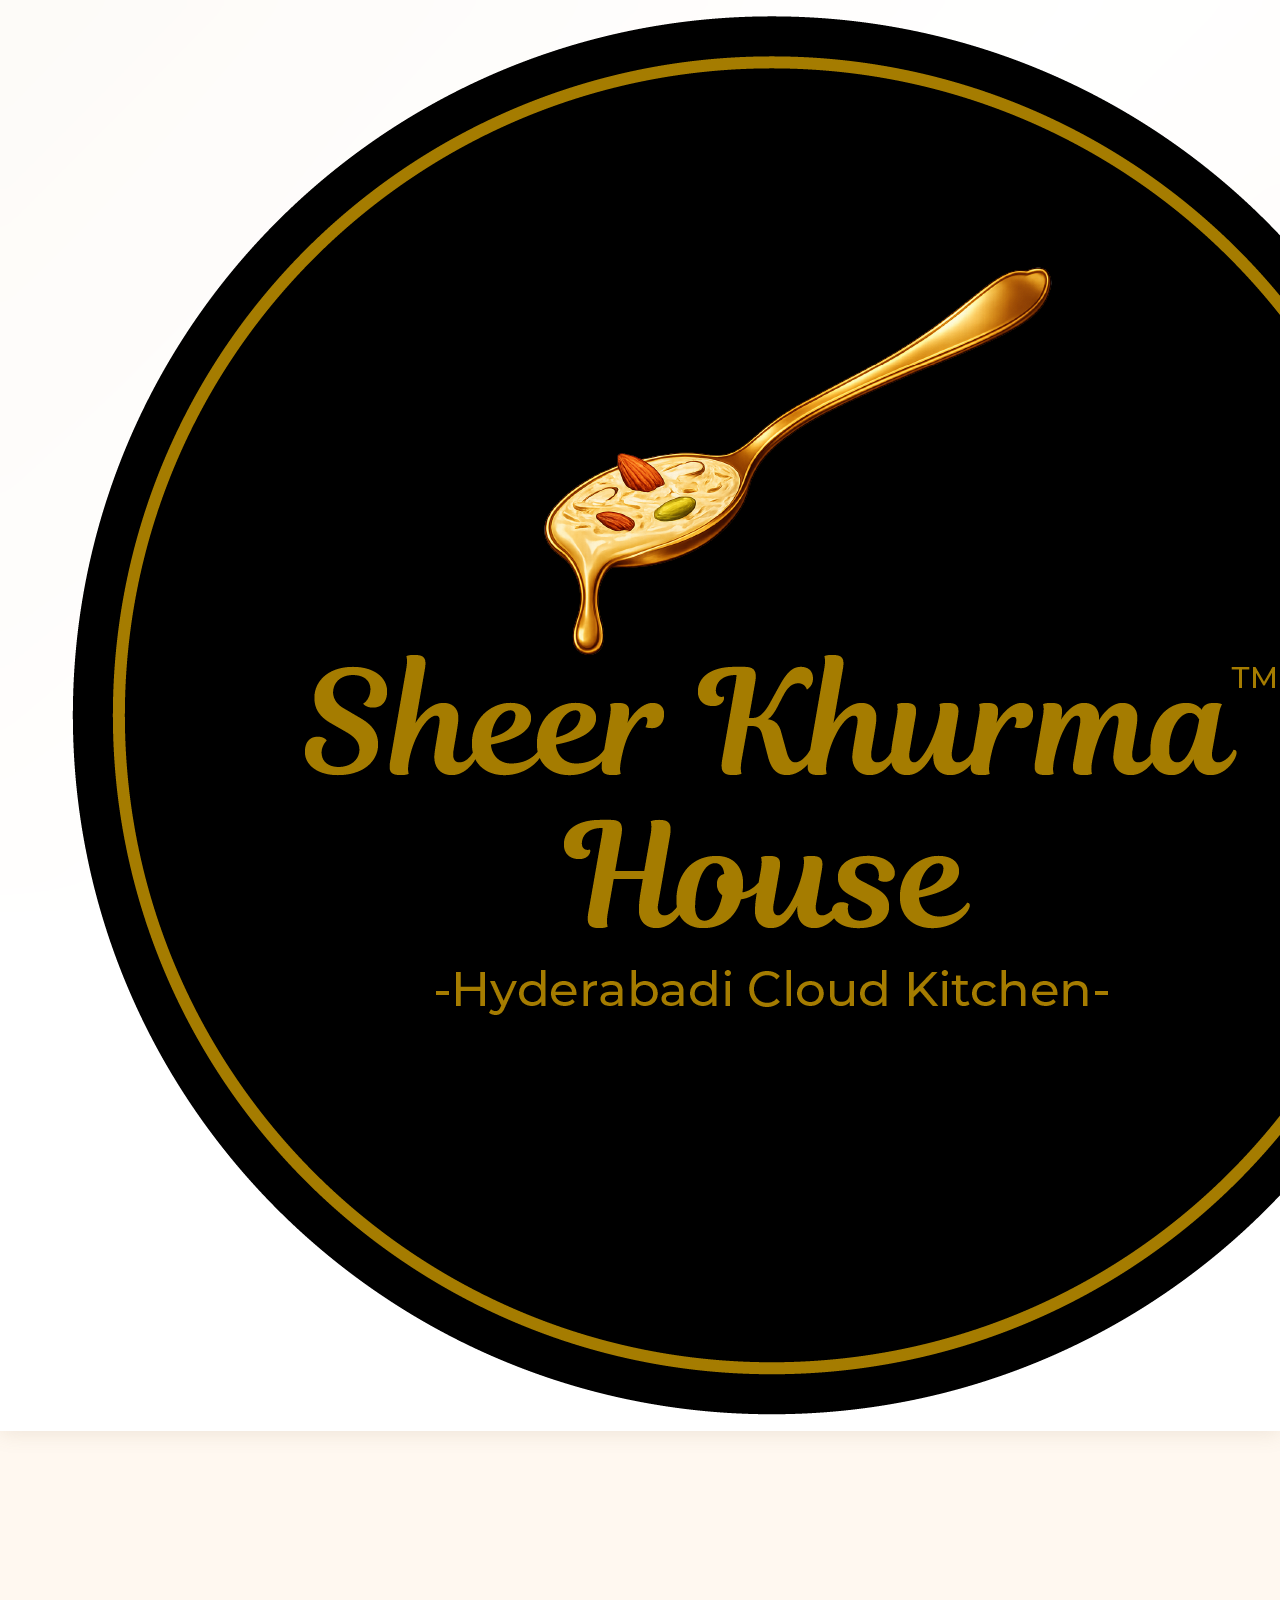
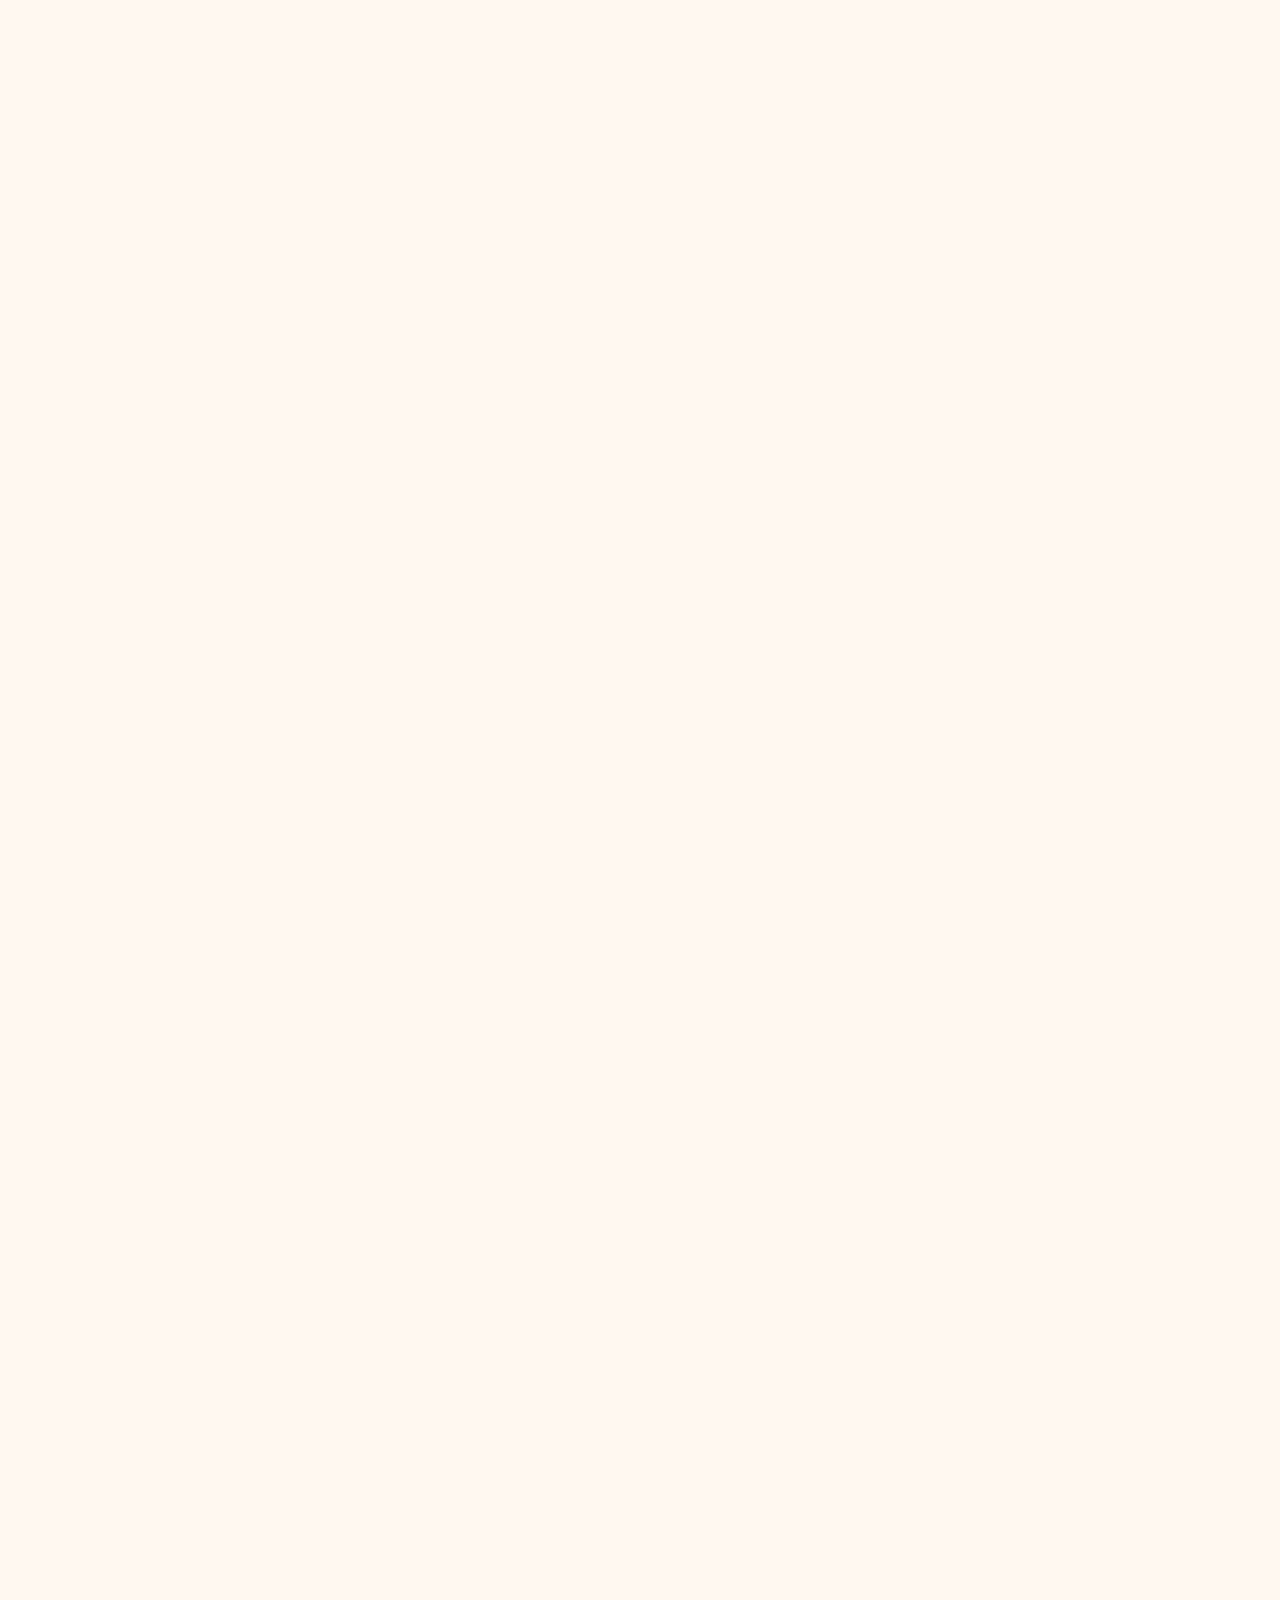
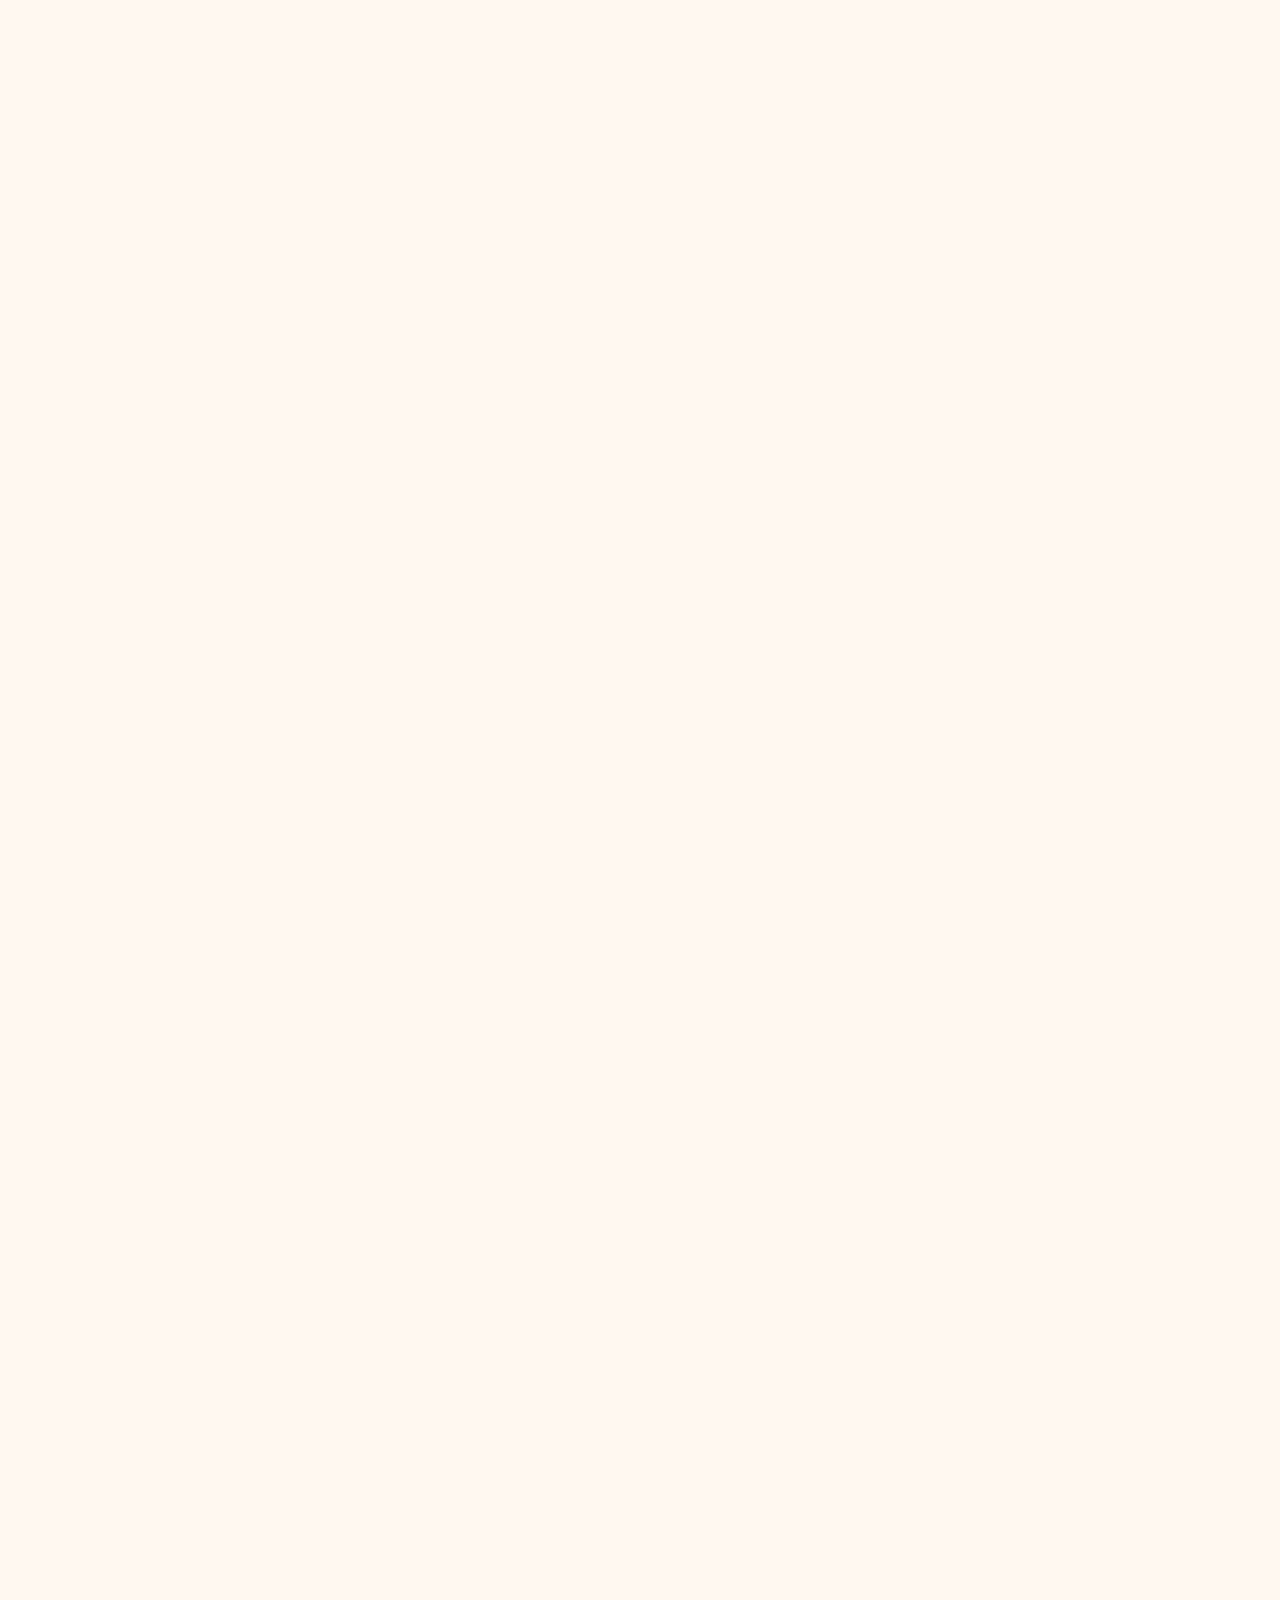
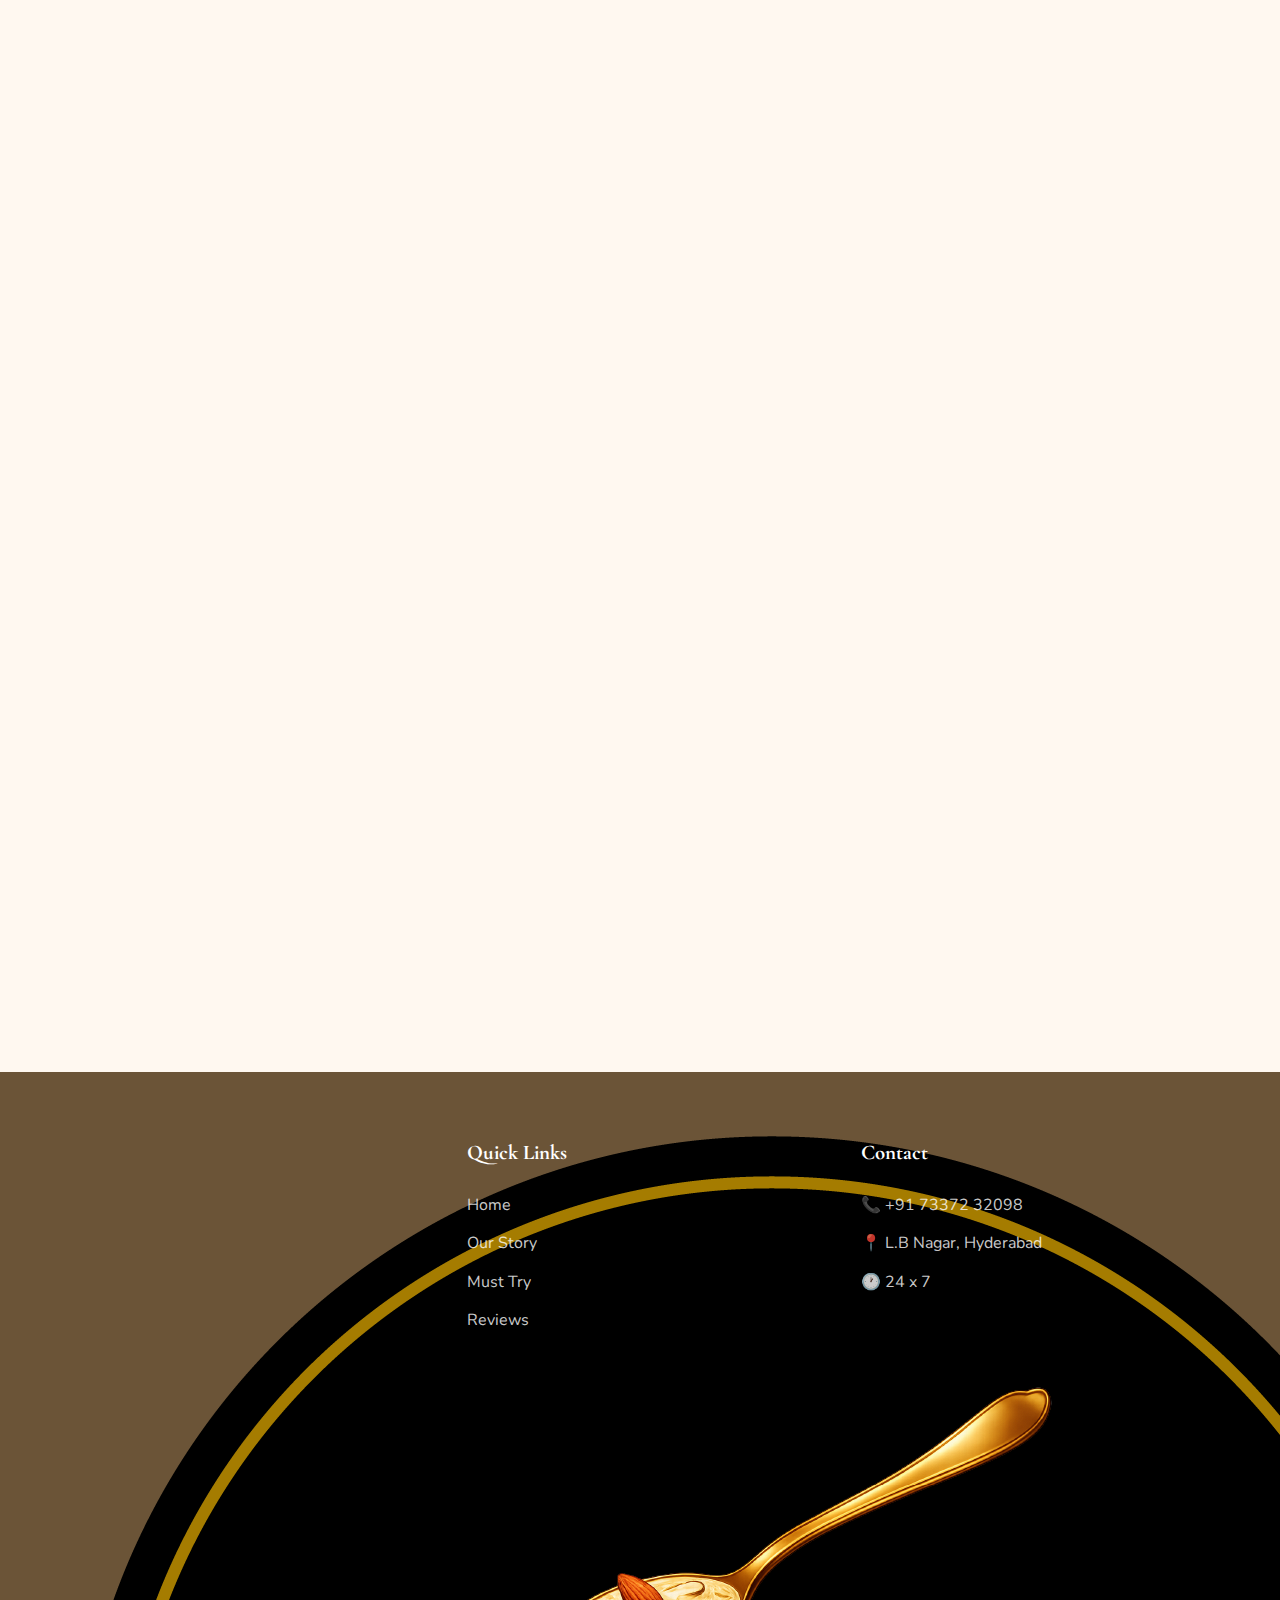
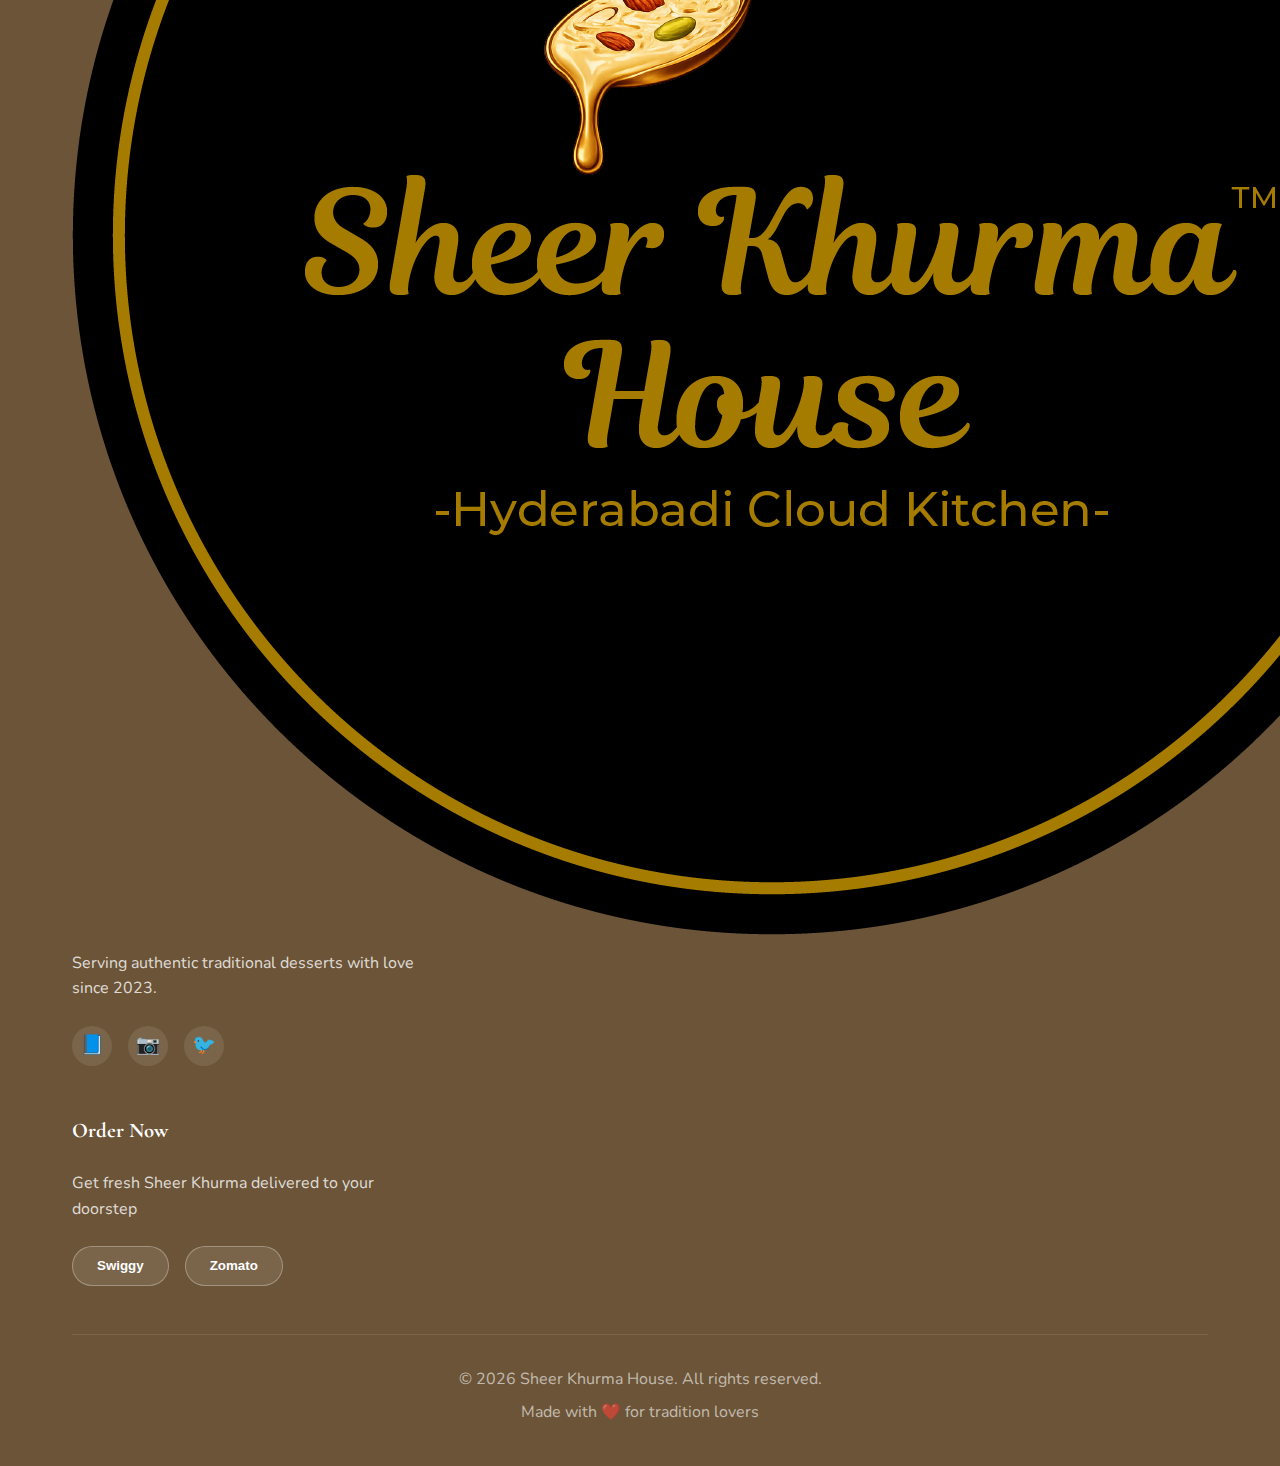
<file: index.html>
<!DOCTYPE html>
<html lang="en">
<head>
    <meta charset="UTF-8">
    <meta name="viewport" content="width=device-width, initial-scale=1.0">
    <title>Sheer Khurma House - Authentic Traditional Desserts</title>
    <link rel="stylesheet" href="styles.css">
    <link rel="preconnect" href="https://fonts.googleapis.com">
    <link rel="preconnect" href="https://fonts.gstatic.com" crossorigin>
    <link href="https://fonts.googleapis.com/css2?family=Cormorant+Garamond:wght@300;400;600;700&family=Nunito:wght@300;400;600;700&display=swap" rel="stylesheet">
</head>
<body>
    <!-- Navigation -->
    <nav class="navbar">
        <div class="nav-container">
                <div class="logo">
                <img src="images/SKH_logo.png" alt="Sheer Khurma House logo" class="logo-img">
                <span class="logo-text">Sheer Khurma House</span>
            </div>
            <ul class="nav-menu">
                <li><a href="#home" class="nav-link">Home</a></li>
                <li><a href="#about" class="nav-link">Our Story</a></li>
                <li><a href="#menu" class="nav-link">Must Try</a></li>
                <li><a href="#reviews" class="nav-link">Reviews</a></li>
                <li><a href="#order" class="nav-link order-btn">Order Now</a></li>
            </ul>
            <div class="hamburger">
                <span></span>
                <span></span>
                <span></span>
            </div>
        </div>
    </nav>

    <!-- Hero Section -->
    <section id="home" class="hero">
        <div class="hero-overlay"></div>
        <div class="hero-content">
            <h1 class="hero-title">
                <span class="title-line">Tradition</span>
                <span class="title-line">in Every</span>
                <span class="title-line highlight">Spoonful</span>
            </h1>
            <p class="hero-subtitle">Authentic Sheer Khurma, crafted with love and heritage</p>
            <div class="hero-cta">
                <a href="#order" class="btn btn-primary">Order Now</a>
                <a href="#menu" class="btn btn-primary">Must Try</a>
            </div>
        </div>
        <div class="scroll-indicator">
            <span>Scroll</span>
            <div class="scroll-line"></div>
        </div>
    </section>

    <!-- About Section -->
    <section id="about" class="about">
        <div class="container">
            <div class="about-grid">
                <div class="about-image">
                    <div class="image-placeholder">
                        <div class="placeholder-content">
                            <svg viewBox="0 0 200 200" xmlns="http://www.w3.org/2000/svg">
                                <circle cx="100" cy="100" r="80" fill="#d4a574" opacity="0.2"/>
                                <circle cx="100" cy="100" r="60" fill="#d4a574" opacity="0.3"/>
                                <circle cx="100" cy="100" r="40" fill="#d4a574" opacity="0.4"/>
                                <text x="100" y="105" text-anchor="middle" font-size="48" fill="#8B6F47">🥘</text>
                            </svg>
                        </div>
                    </div>
                    <div class="decorative-element"></div>
                </div>
                <div class="about-content">
                    <span class="section-label">Our Story</span>
                    <h2 class="section-title">A Legacy of <br/>Sweetness & Tradition</h2>
                    <div class="about-text">
                        <p>"I grew up watching my father run the popular Liberty Cafe in LB Nagar, which sparked my lifelong passion for the food business. When the cafe shut down after losing its lease, my entrepreneurial spirit only grew stronger. After completing my BBA and working at a top MNC, I realized my heart was still in food.</p>
                        <p>In my traditional Muslim household, Sheer Khurma was always special, especially during Ramadan, and it inspired my business idea. I started a cloud kitchen focused on authentic Sheer Khurma for Hyderabadi customers. The early days were difficult, with very few orders and slow growth. To gain visibility, I set up a weekend stall at the Secretariat and collaborated with food bloggers on social media. Gradually, customers began to notice and trust the brand. We expanded our menu to include kebabs, biryani, fruit salads, and desserts.</p>
                        <p>Within two years, the venture became Sheer Khurma House, employing professional chefs and staff. Today, the journey reminds me that success is built on patience, faith, resilience, and the courage to follow your passion."</p>
                        <p class="author-attribution">- Mohammed Abrar, Founder</p>
                    </div>
                    <div class="about-features">
                        <div class="feature-item">
                            <span class="feature-icon">✨</span>
                            <div>
                                <h4>Traditional Recipe</h4>
                                <p>Authentic family recipe from 2023</p>
                            </div>
                        </div>
                        <div class="feature-item">
                            <span class="feature-icon">🌟</span>
                            <div>
                                <h4>Premium Ingredients</h4>
                                <p>Only the finest, hand-picked quality</p>
                            </div>
                        </div>
                        <div class="feature-item">
                            <span class="feature-icon">❤️</span>
                            <div>
                                <h4>Made with Love</h4>
                                <p>Prepared fresh daily with care</p>
                            </div>
                        </div>
                    </div>
                </div>
            </div>
        </div>
    </section>

    <!-- Menu Section -->
    <section id="menu" class="menu">
        <div class="container">
            <div class="section-header">
                <span class="section-label">Must Try</span>
                <h2 class="section-title">Delightful Offerings</h2>
                <p class="section-description">Each item crafted to perfection, blending tradition with taste</p>
            </div>
            <div class="menu-grid">
                <div class="menu-item featured">
                    <div class="menu-item-image">
                        <div class="image-placeholder">
                            <div class="placeholder-content">
                                <img src="images/classic_sheer_khurma.jpeg" alt="Classic Sheer Khurma" class="menu-item-img">
                            </div>
                        </div>
                        <span class="item-badge">Signature</span>
                    </div>
                    <div class="menu-item-content">
                        <h3>Classic Sheer Khurma</h3>
                        <p>Our timeless specialty with vermicelli, dates, nuts, and saffron-infused milk</p>
                        <div class="item-meta">
                            <span class="item-price">₹180</span>
                            <span class="item-serving">Per Bowl</span>
                        </div>
                    </div>
                </div>
                <div class="menu-item">
                    <div class="menu-item-image">
                        <div class="image-placeholder">
                            <div class="placeholder-content">
                                <img src="images/shahdood_malai.jpeg" alt="Shahdood Malai" class="menu-item-img">
                            </div>
                        </div>
                    </div>
                    <div class="menu-item-content">
                        <h3>Shahdood Malai</h3>
                        <p>A rich and creamy south asian dessert made with milk, cream, nuts, blueberries and saffron, offering a decadent indulgence in every bite</p>
                        <div class="item-meta">
                            <span class="item-price">₹250</span>
                            <span class="item-serving">Per Bowl</span>
                        </div>
                    </div>
                </div>
                <div class="menu-item">
                    <div class="menu-item-image">
                        <div class="image-placeholder">
                            <div class="placeholder-content">
                                <img src="images/apricot_delight.jpeg" alt="Apricot Delight" class="menu-item-img">
                            </div>
                        </div>
                    </div>
                    <div class="menu-item-content">
                        <h3>Apricot Delight</h3>
                        <p>A royal Hyderabadi classic. Sun-dried apricots slow-cooked into a rich, golden compote, garnished with crunchy nuts and served with a dollop of fresh cream.</p>
                        <div class="item-meta">
                            <span class="item-price">₹200</span>
                            <span class="item-serving">Per Bowl</span>
                        </div>
                    </div>
                </div>
                <div class="menu-item">
                    <div class="menu-item-image">
                        <div class="image-placeholder">
                            <div class="placeholder-content">
                                <img src="images/blueberry_cheesecake.jpeg" alt="Blueberry Cheesecake" class="menu-item-img">
                            </div>
                        </div>
                    </div>
                    <div class="menu-item-content">
                        <h3>Blueberry Cheesecake</h3>
                        <p>Velvety smooth cream cheese filling set atop a buttery graham cracker crust, finished with a luscious, inhouse blueberry compote.</p>
                        <div class="item-meta">
                            <span class="item-price">₹900</span>
                            <span class="item-serving">Family Size</span>
                        </div>
                    </div>
                </div>
                <div class="menu-item">
                    <div class="menu-item-image">
                        <div class="image-placeholder">
                            <div class="placeholder-content">
                                <img src="images/mutton_marag.jpeg" alt="Mutton Marag" class="menu-item-img">
                            </div>
                        </div>
                    </div>
                    <div class="menu-item-content">
                        <h3>Mutton Marag</h3>
                        <p>A rich and spicy Hyderabadi soup featuring tender mutton on the bone, slow-cooked in a creamy, nut-infused broth.</p>
                        <div class="item-meta">
                            <span class="item-price">₹150</span>
                            <span class="item-serving">Per Bowl</span>
                        </div>
                    </div>
                </div>
                <div class="menu-item">
                    <div class="menu-item-image">
                        <div class="image-placeholder">
                            <div class="placeholder-content">
                                <img src="images/mutton_paya_shorba.jpeg" alt="Mutton Paya" class="menu-item-img">
                            </div>
                        </div>
                    </div>
                    <div class="menu-item-content">
                        <h3>Mutton Paya</h3>
                        <p>Tender mutton trotters slow-stewed to perfection in an aromatic soup, creating a silky, flavor-packed dish that melts in your mouth.</p>
                        <div class="item-meta">
                            <span class="item-price">₹160</span>
                            <span class="item-serving">Per Bowl</span>
                        </div>
                    </div>
                </div>
            </div>
        </div>
    </section>

    <!-- Reviews Section -->
    <section id="reviews" class="reviews">
        <div class="container">
            <div class="section-header">
                <span class="section-label">Testimonials</span>
                <h2 class="section-title">What Our Customers Say</h2>
            </div>
            <div class="reviews-grid">
                <div class="review-card">
                    <div class="review-stars">★★★★★</div>
                    <p class="review-text">"The best Sheer Khurma I've ever had! It reminds me of my grandmother's cooking. The perfect balance of sweetness and the quality of ingredients really shows."</p>
                    <div class="review-author">
                        <div class="author-avatar">A</div>
                        <div>
                            <h4>Ayesha Rahman</h4>
                            <span>Regular Customer</span>
                        </div>
                    </div>
                </div>
                <div class="review-card">
                    <div class="review-stars">★★★★★</div>
                    <p class="review-text">"Ordered the family pack for Eid and everyone absolutely loved it! The traditional taste is unmatched. Will definitely order again for every special occasion."</p>
                    <div class="review-author">
                        <div class="author-avatar">M</div>
                        <div>
                            <h4>Mohammed Farooq</h4>
                            <span>Hyderabad</span>
                        </div>
                    </div>
                </div>
                <div class="review-card">
                    <div class="review-stars">★★★★★</div>
                    <p class="review-text">"The Rose & Cardamom Special is heavenly! Such unique flavors and the presentation is beautiful. Sheer Khurma House has become my go-to for traditional desserts."</p>
                    <div class="review-author">
                        <div class="author-avatar">S</div>
                        <div>
                            <h4>Sana Mirza</h4>
                            <span>Food Enthusiast</span>
                        </div>
                    </div>
                </div>
                <div class="review-card">
                    <div class="review-stars">★★★★★</div>
                    <p class="review-text">"Authentic taste that takes you back to childhood memories. The dry fruit variety is incredibly rich and delicious. Highly recommend to anyone who appreciates genuine traditional sweets!"</p>
                    <div class="review-author">
                        <div class="author-avatar">R</div>
                        <div>
                            <h4>Rahul Desai</h4>
                            <span>Verified Customer</span>
                        </div>
                    </div>
                </div>
                <div class="review-card">
                    <div class="review-stars">★★★★★</div>
                    <p class="review-text">"Quality and taste are exceptional! I've been a customer for over 2 years now and the consistency is amazing. Every bowl is prepared with so much care and love."</p>
                    <div class="review-author">
                        <div class="author-avatar">F</div>
                        <div>
                            <h4>Fatima Khan</h4>
                            <span>Loyal Customer</span>
                        </div>
                    </div>
                </div>
                <div class="review-card">
                    <div class="review-stars">★★★★★</div>
                    <p class="review-text">"Introduced my non-Muslim friends to Sheer Khurma through this place and they're hooked! The perfect representation of how food brings people together. Simply delicious!"</p>
                    <div class="review-author">
                        <div class="author-avatar">I</div>
                        <div>
                            <h4>Ibrahim Ali</h4>
                            <span>Happy Customer</span>
                        </div>
                    </div>
                </div>
            </div>
        </div>
    </section>

    <!-- Order Section -->
    <section id="order" class="order">
        <div class="container">
            <div class="order-content">
                <div class="order-text">
                    <span class="section-label light">Order Now</span>
                    <h2 class="section-title light">Get Your Sheer Khurma <br/>Delivered Fresh</h2>
                    <p>Experience the authentic taste of tradition delivered right to your doorstep. Order now through our delivery partners.</p>
                </div>
                <div class="order-buttons">
                    <button class="delivery-btn swiggy-btn" onclick="orderSwiggy()">
                        <div class="btn-content">
                            <span class="btn-icon">🛵</span>
                            <div>
                                <span class="btn-label">Order on</span>
                                <span class="btn-name">Swiggy</span>
                            </div>
                        </div>
                    </button>
                    <button class="delivery-btn zomato-btn" onclick="orderZomato()">
                        <div class="btn-content">
                            <span class="btn-icon">🍽️</span>
                            <div>
                                <span class="btn-label">Order on</span>
                                <span class="btn-name">Zomato</span>
                            </div>
                        </div>
                    </button>
                </div>
                <div class="order-info">
                    <div class="info-item">
                        <span class="info-icon">⏱️</span>
                        <span>30-45 min delivery</span>
                    </div>
                    <div class="info-item">
                        <span class="info-icon">📍</span>
                        <span>Available in Hyderabad</span>
                    </div>
                    <div class="info-item">
                        <span class="info-icon">🌟</span>
                        <span>Fresh & hygienic</span>
                    </div>
                </div>
            </div>
        </div>
    </section>

    <!-- Footer -->
    <footer class="footer">
        <div class="container">
            <div class="footer-grid">
                <div class="footer-col">
                    <div class="footer-logo">
                        <img src="images/SKH_logo.png" alt="Sheer Khurma House logo" class="logo-img">
                        <span class="logo-text">Sheer Khurma House</span>
                    </div>
                    <p>Serving authentic traditional desserts with love since 2023.</p>
                    <div class="social-links">
                        <a href="#" class="social-link">📘</a>
                        <a href="#" class="social-link">📷</a>
                        <a href="#" class="social-link">🐦</a>
                    </div>
                </div>
                <div class="footer-col">
                    <h4>Quick Links</h4>
                    <ul>
                        <li><a href="#home">Home</a></li>
                        <li><a href="#about">Our Story</a></li>
                        <li><a href="#menu">Must Try</a></li>
                        <li><a href="#reviews">Reviews</a></li>
                    </ul>
                </div>
                <div class="footer-col">
                    <h4>Contact</h4>
                    <ul>
                        <li>📞 +91 73372 32098</li>
                        <li>📍 L.B Nagar, Hyderabad</li>
                        <li>🕐 24 x 7</li>
                    </ul>
                </div>
                <div class="footer-col">
                    <h4>Order Now</h4>
                    <p>Get fresh Sheer Khurma delivered to your doorstep</p>
                    <div class="footer-order-btns">
                        <button class="footer-order-btn" onclick="orderSwiggy()">Swiggy</button>
                        <button class="footer-order-btn" onclick="orderZomato()">Zomato</button>
                    </div>
                </div>
            </div>
            <div class="footer-bottom">
                <p>&copy; 2026 Sheer Khurma House. All rights reserved.</p>
                <p>Made with ❤️ for tradition lovers</p>
            </div>
        </div>
    </footer>

    <script src="script.js"></script>
</body>
</html>
</file>
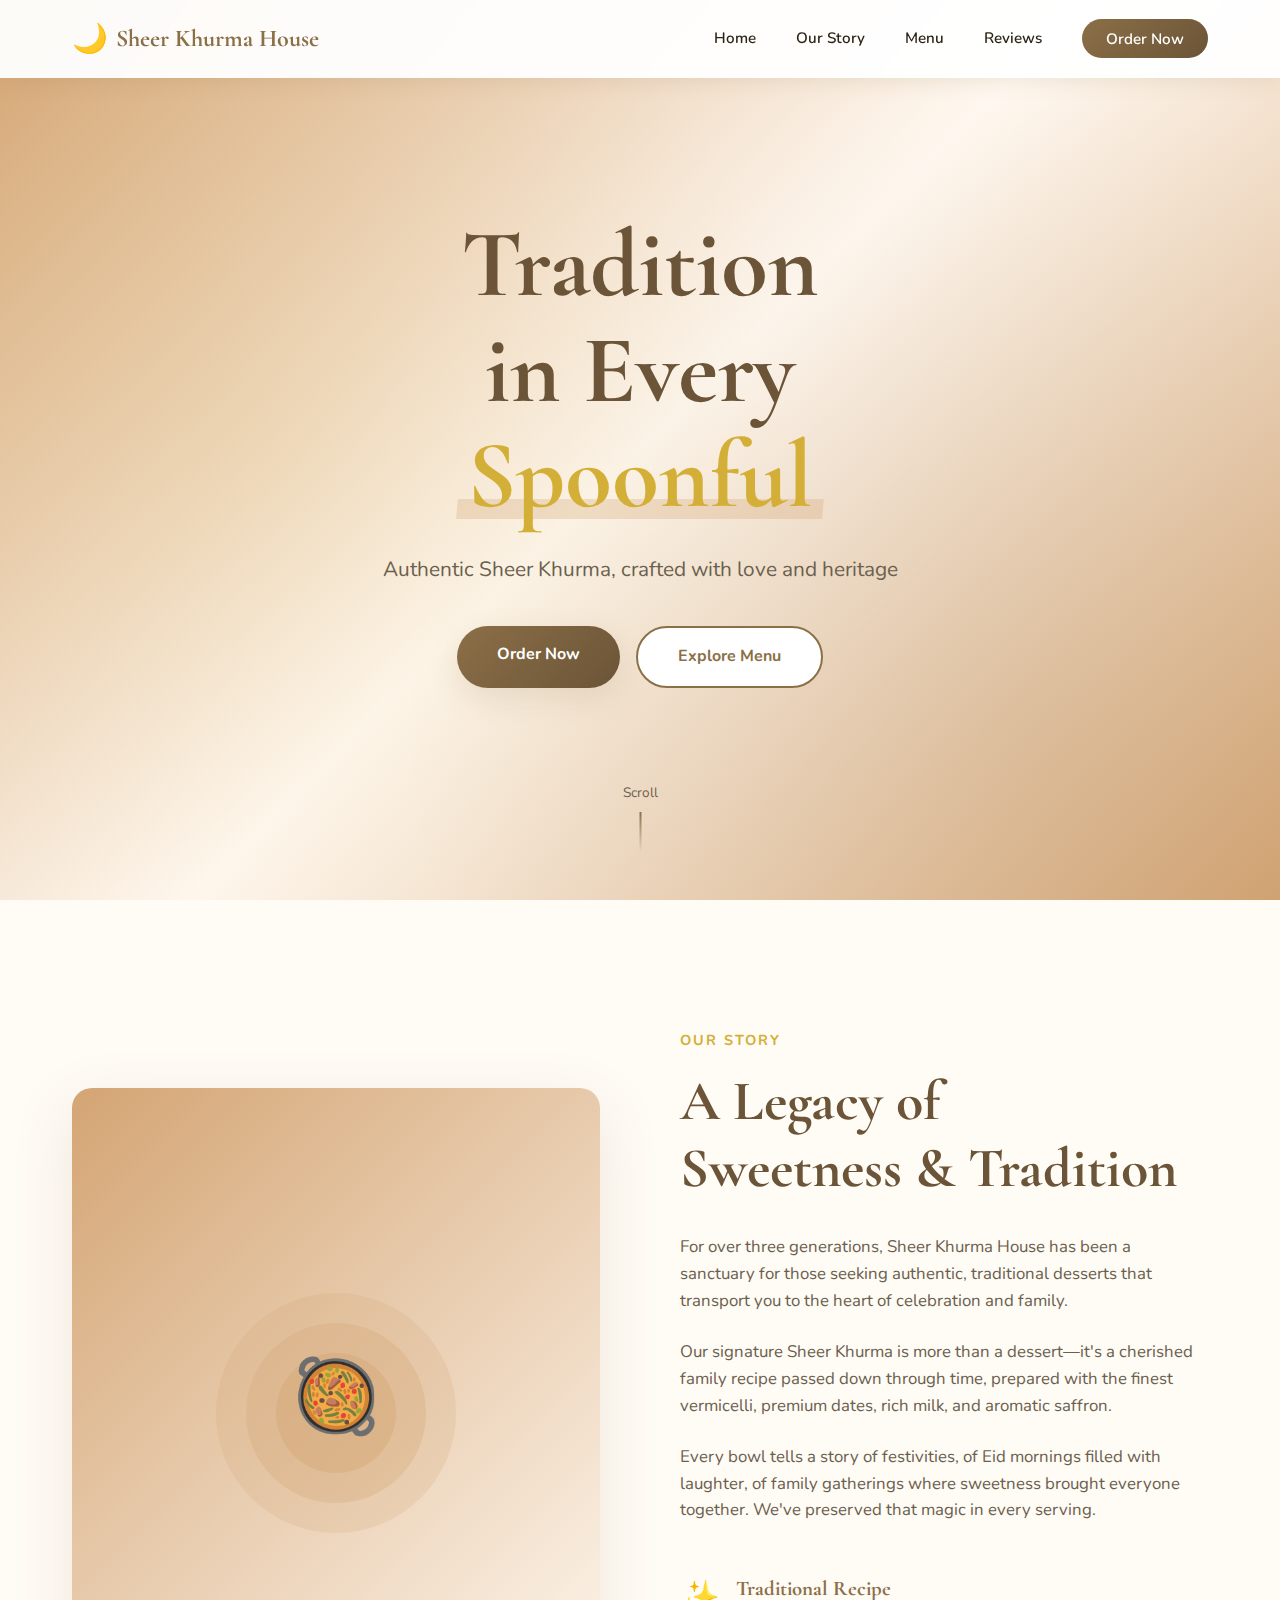
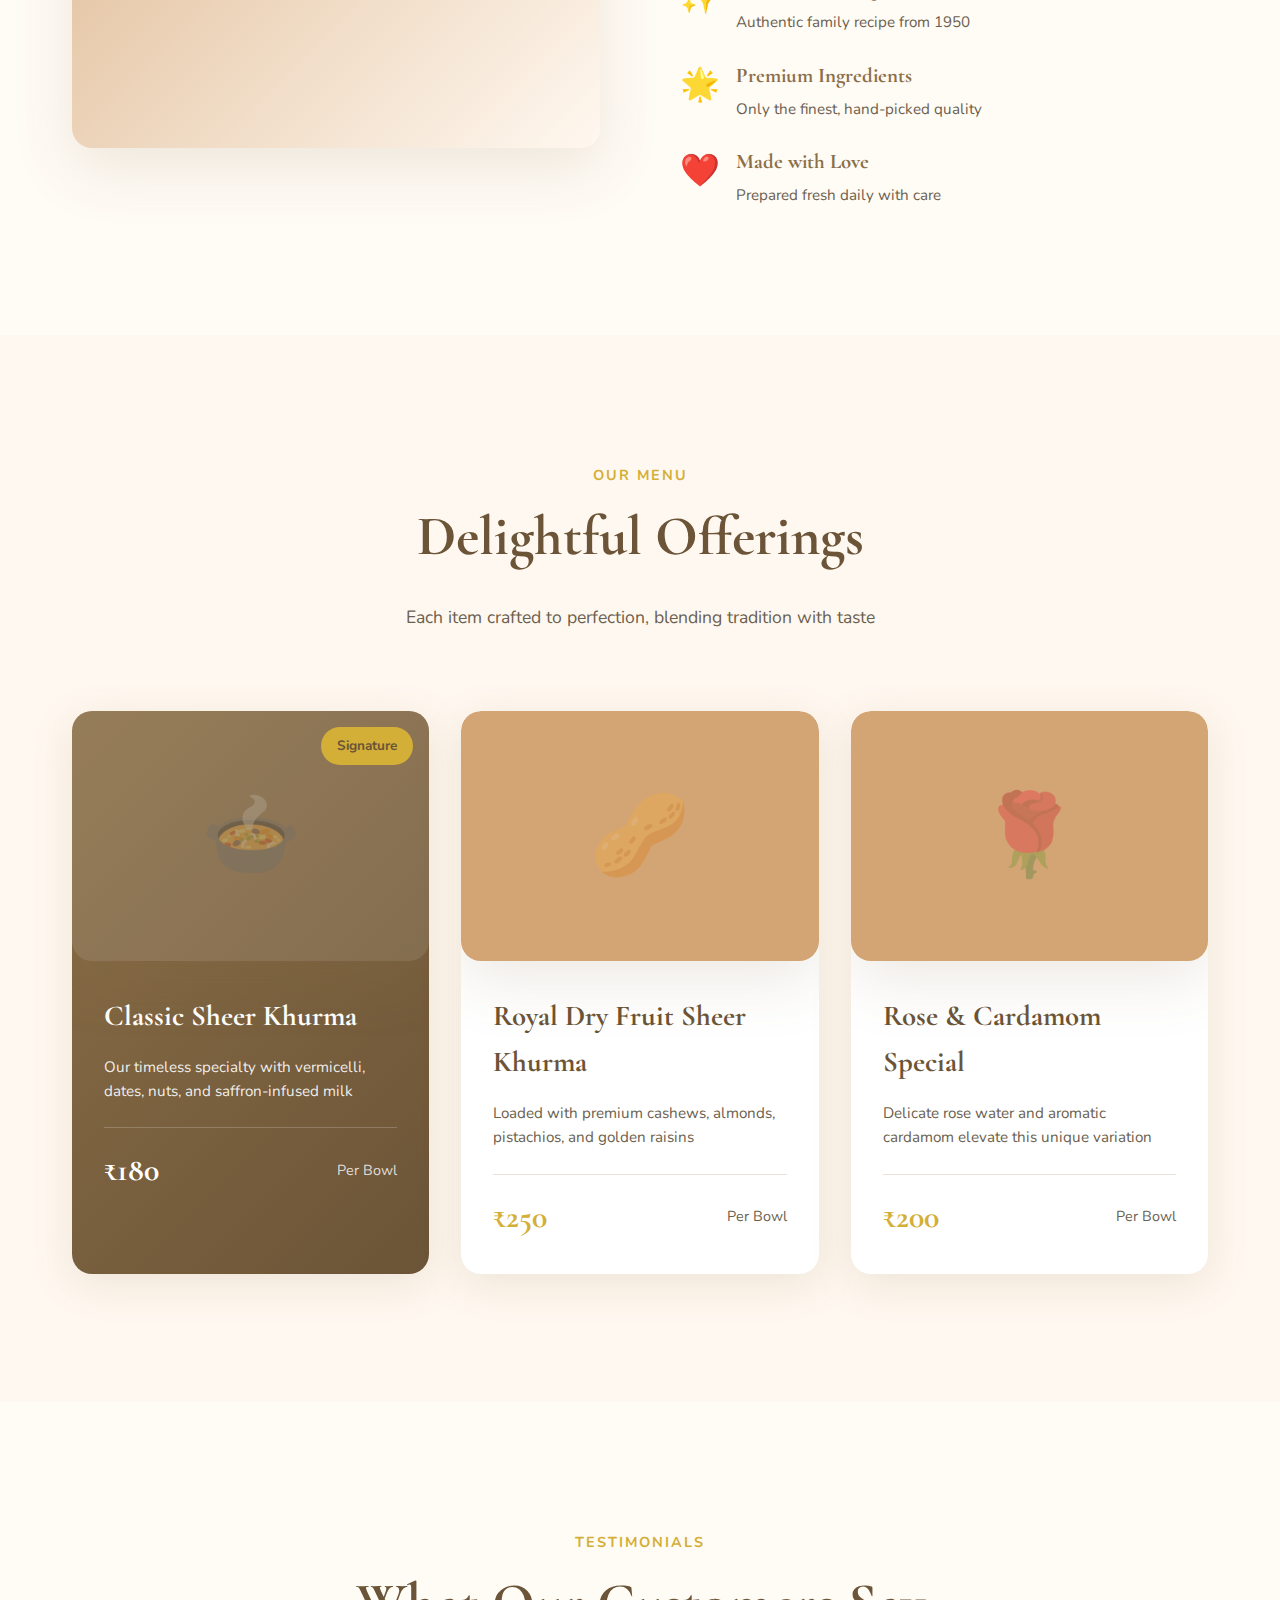
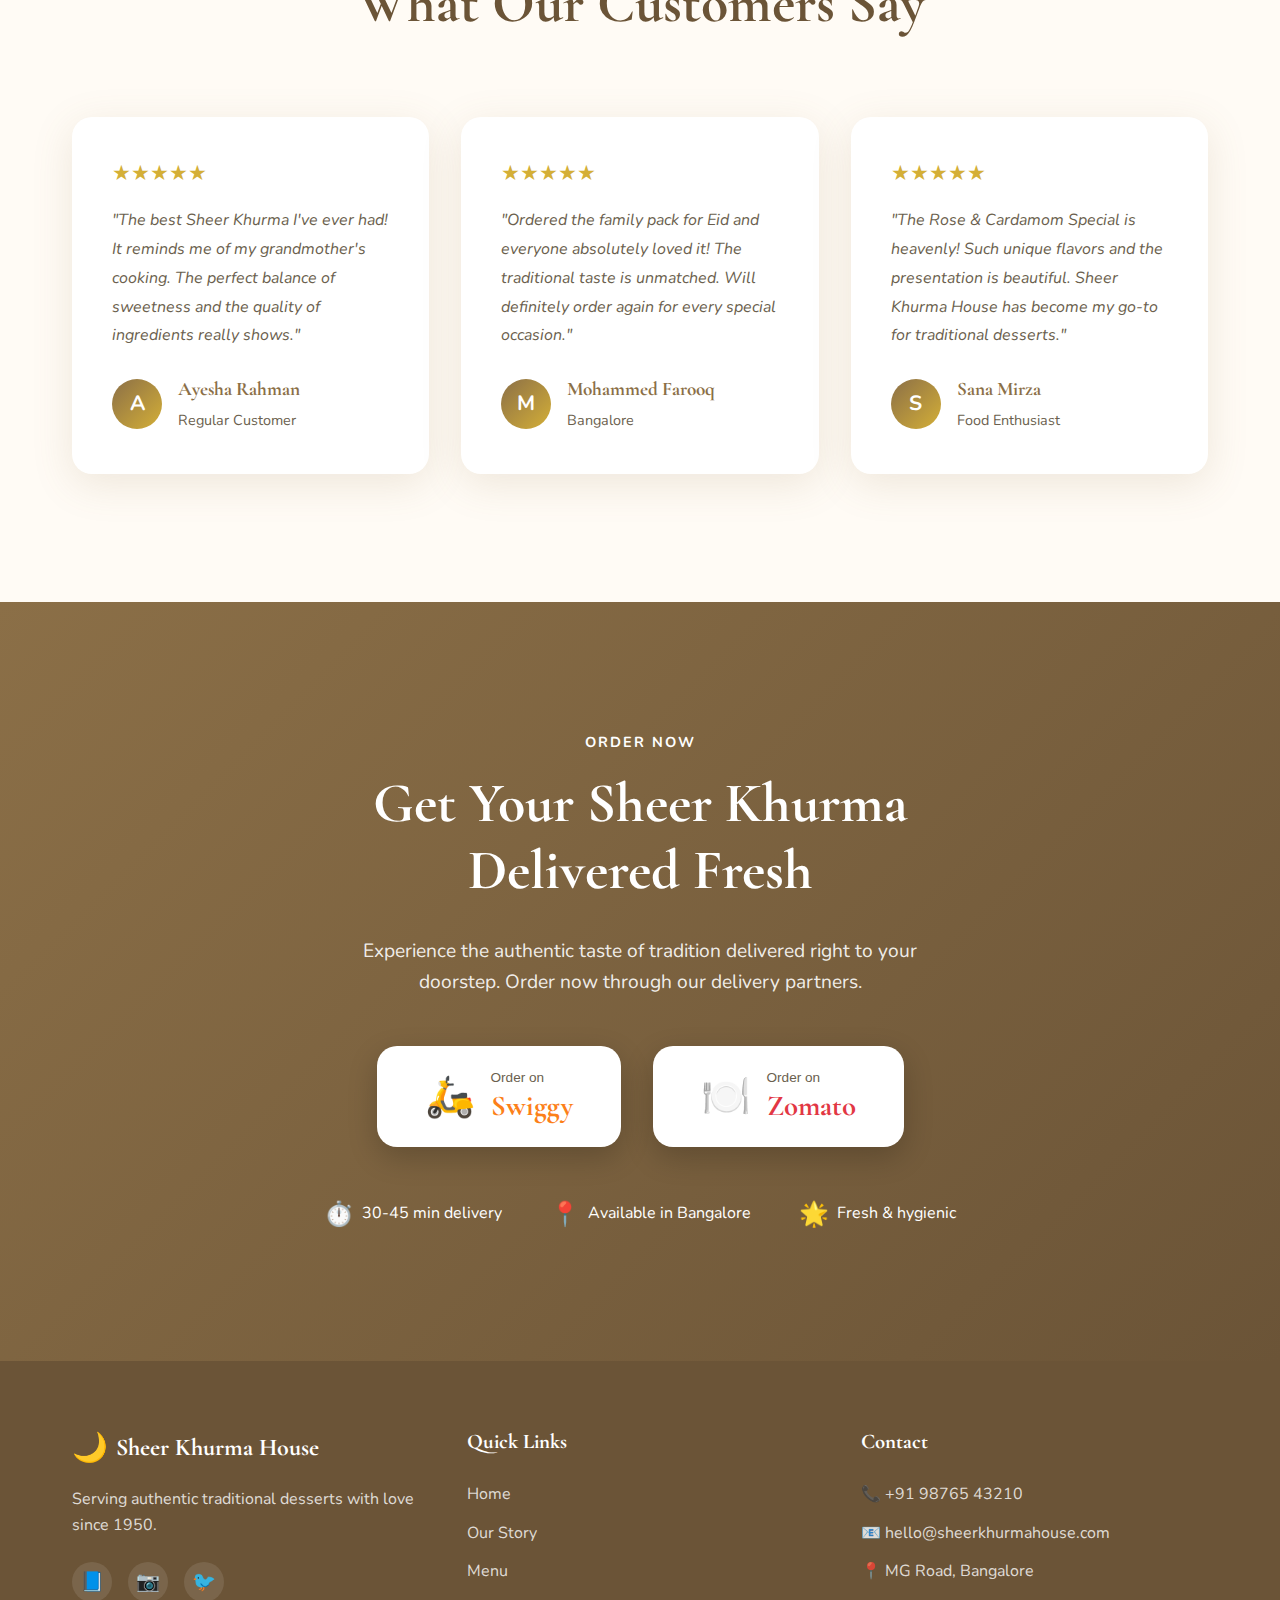
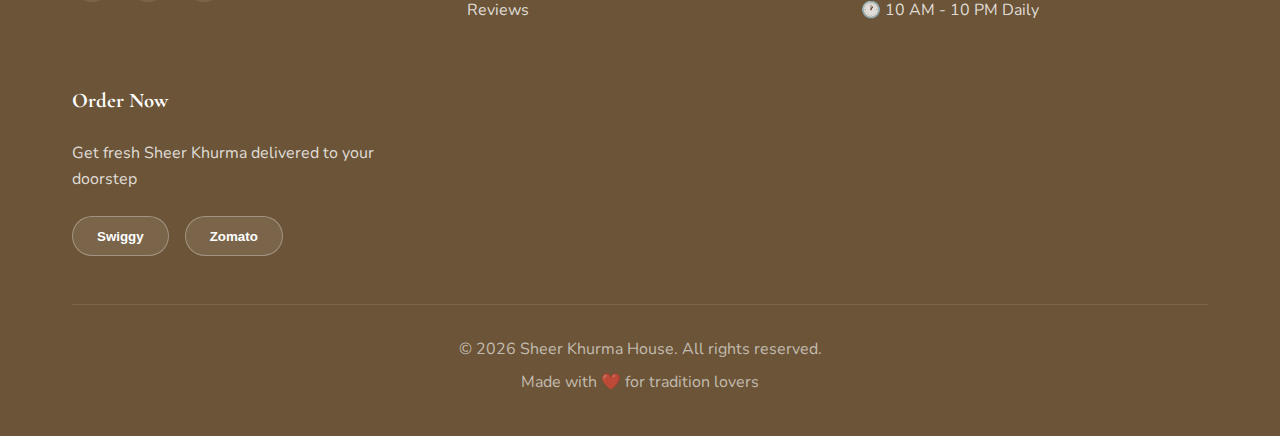
<file: sheer-khurma-house-preview.html>
<!DOCTYPE html>
<html lang="en">
<head>
    <meta charset="UTF-8">
    <meta name="viewport" content="width=device-width, initial-scale=1.0">
    <title>Sheer Khurma House - Authentic Traditional Desserts</title>
    <link rel="preconnect" href="https://fonts.googleapis.com">
    <link rel="preconnect" href="https://fonts.gstatic.com" crossorigin>
    <link href="https://fonts.googleapis.com/css2?family=Cormorant+Garamond:wght@300;400;600;700&family=Nunito:wght@300;400;600;700&display=swap" rel="stylesheet">
    <style>
        :root {
            --primary-color: #8B6F47;
            --primary-dark: #6B5437;
            --primary-light: #d4a574;
            --accent-color: #D4AF37;
            --text-dark: #2C2416;
            --text-light: #6B5F4E;
            --bg-cream: #FFF8F0;
            --bg-light: #FFFBF5;
            --white: #FFFFFF;
            --shadow: rgba(139, 111, 71, 0.15);
            --shadow-dark: rgba(44, 36, 22, 0.3);
        }

        * {
            margin: 0;
            padding: 0;
            box-sizing: border-box;
        }

        html {
            scroll-behavior: smooth;
        }

        body {
            font-family: 'Nunito', sans-serif;
            color: var(--text-dark);
            background-color: var(--bg-cream);
            line-height: 1.6;
            overflow-x: hidden;
        }

        .container {
            max-width: 1200px;
            margin: 0 auto;
            padding: 0 2rem;
        }

        /* Navigation */
        .navbar {
            position: fixed;
            top: 0;
            left: 0;
            right: 0;
            background: rgba(255, 255, 255, 0.95);
            backdrop-filter: blur(10px);
            z-index: 1000;
            padding: 1rem 0;
            box-shadow: 0 2px 20px var(--shadow);
            transition: all 0.3s ease;
        }

        .nav-container {
            max-width: 1200px;
            margin: 0 auto;
            padding: 0 2rem;
            display: flex;
            justify-content: space-between;
            align-items: center;
        }

        .logo {
            display: flex;
            align-items: center;
            gap: 0.5rem;
            font-family: 'Cormorant Garamond', serif;
            font-size: 1.5rem;
            font-weight: 700;
            color: var(--primary-color);
        }

        .logo-icon {
            font-size: 1.8rem;
        }

        .nav-menu {
            display: flex;
            list-style: none;
            gap: 2.5rem;
            align-items: center;
        }

        .nav-link {
            color: var(--text-dark);
            text-decoration: none;
            font-weight: 600;
            font-size: 0.95rem;
            transition: color 0.3s ease;
            position: relative;
        }

        .nav-link::after {
            content: '';
            position: absolute;
            bottom: -5px;
            left: 0;
            width: 0;
            height: 2px;
            background: var(--accent-color);
            transition: width 0.3s ease;
        }

        .nav-link:hover {
            color: var(--primary-color);
        }

        .nav-link:hover::after {
            width: 100%;
        }

        .nav-link.order-btn {
            background: linear-gradient(135deg, var(--primary-color), var(--primary-dark));
            color: var(--white);
            padding: 0.6rem 1.5rem;
            border-radius: 50px;
        }

        .nav-link.order-btn::after {
            display: none;
        }

        .nav-link.order-btn:hover {
            color: var(--white);
            transform: translateY(-2px);
            box-shadow: 0 5px 15px var(--shadow);
        }

        .hamburger {
            display: none;
            flex-direction: column;
            gap: 5px;
            cursor: pointer;
        }

        .hamburger span {
            width: 25px;
            height: 3px;
            background: var(--primary-color);
            border-radius: 3px;
            transition: all 0.3s ease;
        }

        /* Hero Section */
        .hero {
            height: 100vh;
            display: flex;
            align-items: center;
            justify-content: center;
            position: relative;
            background: linear-gradient(135deg, 
                var(--primary-light) 0%, 
                var(--bg-cream) 50%, 
                var(--primary-light) 100%);
            overflow: hidden;
        }

        .hero::before {
            content: '';
            position: absolute;
            top: 0;
            left: 0;
            right: 0;
            bottom: 0;
            background: 
                radial-gradient(circle at 20% 50%, rgba(212, 175, 55, 0.1) 0%, transparent 50%),
                radial-gradient(circle at 80% 80%, rgba(139, 111, 71, 0.1) 0%, transparent 50%);
            animation: heroGlow 8s ease-in-out infinite;
        }

        @keyframes heroGlow {
            0%, 100% { opacity: 1; }
            50% { opacity: 0.6; }
        }

        .hero-content {
            text-align: center;
            position: relative;
            z-index: 10;
            animation: fadeInUp 1s ease-out;
        }

        @keyframes fadeInUp {
            from {
                opacity: 0;
                transform: translateY(30px);
            }
            to {
                opacity: 1;
                transform: translateY(0);
            }
        }

        .hero-title {
            font-family: 'Cormorant Garamond', serif;
            font-size: clamp(3rem, 8vw, 6rem);
            font-weight: 700;
            line-height: 1.1;
            margin-bottom: 1.5rem;
            color: var(--primary-dark);
        }

        .title-line {
            display: block;
            animation: slideIn 0.8s ease-out backwards;
        }

        .title-line:nth-child(1) { animation-delay: 0.1s; }
        .title-line:nth-child(2) { animation-delay: 0.3s; }
        .title-line:nth-child(3) { animation-delay: 0.5s; }

        @keyframes slideIn {
            from {
                opacity: 0;
                transform: translateX(-50px);
            }
            to {
                opacity: 1;
                transform: translateX(0);
            }
        }

        .highlight {
            color: var(--accent-color);
            position: relative;
            display: inline-block;
        }

        .highlight::after {
            content: '';
            position: absolute;
            bottom: 10px;
            left: -10px;
            right: -10px;
            height: 20px;
            background: var(--primary-light);
            opacity: 0.3;
            z-index: -1;
            transform: skew(-5deg);
        }

        .hero-subtitle {
            font-size: 1.3rem;
            color: var(--text-light);
            margin-bottom: 2.5rem;
            animation: fadeIn 1s ease-out 0.7s backwards;
        }

        @keyframes fadeIn {
            from { opacity: 0; }
            to { opacity: 1; }
        }

        .hero-cta {
            display: flex;
            gap: 1rem;
            justify-content: center;
            animation: fadeIn 1s ease-out 0.9s backwards;
        }

        .btn {
            padding: 1rem 2.5rem;
            border-radius: 50px;
            text-decoration: none;
            font-weight: 700;
            font-size: 1rem;
            transition: all 0.3s ease;
            display: inline-block;
        }

        .btn-primary {
            background: linear-gradient(135deg, var(--primary-color), var(--primary-dark));
            color: var(--white);
            box-shadow: 0 10px 30px var(--shadow);
        }

        .btn-primary:hover {
            transform: translateY(-3px);
            box-shadow: 0 15px 40px var(--shadow-dark);
        }

        .btn-secondary {
            background: var(--white);
            color: var(--primary-color);
            border: 2px solid var(--primary-color);
        }

        .btn-secondary:hover {
            background: var(--primary-color);
            color: var(--white);
            transform: translateY(-3px);
        }

        .scroll-indicator {
            position: absolute;
            bottom: 3rem;
            left: 50%;
            transform: translateX(-50%);
            display: flex;
            flex-direction: column;
            align-items: center;
            gap: 0.5rem;
            color: var(--text-light);
            font-size: 0.85rem;
            animation: bounce 2s infinite;
        }

        @keyframes bounce {
            0%, 100% { transform: translateX(-50%) translateY(0); }
            50% { transform: translateX(-50%) translateY(-10px); }
        }

        .scroll-line {
            width: 2px;
            height: 40px;
            background: linear-gradient(to bottom, var(--primary-color), transparent);
        }

        /* About Section */
        .about {
            padding: 8rem 0;
            background: var(--bg-light);
        }

        .about-grid {
            display: grid;
            grid-template-columns: 1fr 1fr;
            gap: 5rem;
            align-items: center;
        }

        .about-image {
            position: relative;
        }

        .image-placeholder {
            width: 100%;
            aspect-ratio: 4/5;
            background: linear-gradient(135deg, var(--primary-light), var(--bg-cream));
            border-radius: 20px;
            display: flex;
            align-items: center;
            justify-content: center;
            box-shadow: 0 20px 60px var(--shadow);
            overflow: hidden;
            animation: floatImage 6s ease-in-out infinite;
        }

        @keyframes floatImage {
            0%, 100% { transform: translateY(0); }
            50% { transform: translateY(-20px); }
        }

        .placeholder-content svg {
            width: 100%;
            height: 100%;
        }

        .decorative-element {
            position: absolute;
            bottom: -30px;
            right: -30px;
            width: 200px;
            height: 200px;
            background: var(--accent-color);
            opacity: 0.15;
            border-radius: 50%;
            z-index: -1;
        }

        .section-label {
            display: inline-block;
            color: var(--accent-color);
            font-weight: 700;
            font-size: 0.9rem;
            letter-spacing: 2px;
            text-transform: uppercase;
            margin-bottom: 1rem;
        }

        .section-title {
            font-family: 'Cormorant Garamond', serif;
            font-size: clamp(2.5rem, 5vw, 3.5rem);
            font-weight: 700;
            color: var(--primary-dark);
            margin-bottom: 2rem;
            line-height: 1.2;
        }

        .about-text p {
            margin-bottom: 1.5rem;
            color: var(--text-light);
            font-size: 1.05rem;
        }

        .about-features {
            display: flex;
            flex-direction: column;
            gap: 1.5rem;
            margin-top: 3rem;
        }

        .feature-item {
            display: flex;
            gap: 1rem;
            align-items: flex-start;
        }

        .feature-icon {
            font-size: 2rem;
            flex-shrink: 0;
        }

        .feature-item h4 {
            font-family: 'Cormorant Garamond', serif;
            font-size: 1.3rem;
            color: var(--primary-color);
            margin-bottom: 0.3rem;
        }

        .feature-item p {
            color: var(--text-light);
            font-size: 0.95rem;
            margin: 0;
        }

        /* Menu Section */
        .menu {
            padding: 8rem 0;
            background: var(--bg-cream);
        }

        .section-header {
            text-align: center;
            margin-bottom: 5rem;
        }

        .section-description {
            color: var(--text-light);
            font-size: 1.1rem;
            max-width: 600px;
            margin: 0 auto;
        }

        .menu-grid {
            display: grid;
            grid-template-columns: repeat(auto-fit, minmax(350px, 1fr));
            gap: 2rem;
        }

        .menu-item {
            background: var(--white);
            border-radius: 20px;
            overflow: hidden;
            box-shadow: 0 10px 40px var(--shadow);
            transition: all 0.3s ease;
        }

        .menu-item:hover {
            transform: translateY(-10px);
            box-shadow: 0 20px 60px var(--shadow-dark);
        }

        .menu-item.featured {
            grid-column: span 1;
            background: linear-gradient(135deg, var(--primary-color), var(--primary-dark));
            color: var(--white);
        }

        .menu-item-image {
            position: relative;
            width: 100%;
            height: 250px;
        }

        .menu-item-image .image-placeholder {
            width: 100%;
            height: 100%;
            background: var(--primary-light);
            display: flex;
            align-items: center;
            justify-content: center;
        }

        .menu-item.featured .menu-item-image .image-placeholder {
            background: rgba(255, 255, 255, 0.1);
        }

        .placeholder-icon {
            font-size: 5rem;
            opacity: 0.3;
        }

        .item-badge {
            position: absolute;
            top: 1rem;
            right: 1rem;
            background: var(--accent-color);
            color: var(--primary-dark);
            padding: 0.5rem 1rem;
            border-radius: 50px;
            font-weight: 700;
            font-size: 0.85rem;
        }

        .menu-item-content {
            padding: 2rem;
        }

        .menu-item-content h3 {
            font-family: 'Cormorant Garamond', serif;
            font-size: 1.8rem;
            color: var(--primary-dark);
            margin-bottom: 1rem;
        }

        .menu-item.featured .menu-item-content h3 {
            color: var(--white);
        }

        .menu-item-content p {
            color: var(--text-light);
            margin-bottom: 1.5rem;
            font-size: 0.95rem;
        }

        .menu-item.featured .menu-item-content p {
            color: rgba(255, 255, 255, 0.9);
        }

        .item-meta {
            display: flex;
            justify-content: space-between;
            align-items: center;
            padding-top: 1rem;
            border-top: 1px solid rgba(139, 111, 71, 0.2);
        }

        .menu-item.featured .item-meta {
            border-top-color: rgba(255, 255, 255, 0.2);
        }

        .item-price {
            font-family: 'Cormorant Garamond', serif;
            font-size: 2rem;
            font-weight: 700;
            color: var(--accent-color);
        }

        .menu-item.featured .item-price {
            color: var(--white);
        }

        .item-serving {
            color: var(--text-light);
            font-size: 0.9rem;
        }

        .menu-item.featured .item-serving {
            color: rgba(255, 255, 255, 0.8);
        }

        /* Reviews Section */
        .reviews {
            padding: 8rem 0;
            background: var(--bg-light);
        }

        .reviews-grid {
            display: grid;
            grid-template-columns: repeat(auto-fit, minmax(350px, 1fr));
            gap: 2rem;
        }

        .review-card {
            background: var(--white);
            padding: 2.5rem;
            border-radius: 20px;
            box-shadow: 0 10px 40px var(--shadow);
            transition: all 0.3s ease;
        }

        .review-card:hover {
            transform: translateY(-5px);
            box-shadow: 0 15px 50px var(--shadow-dark);
        }

        .review-stars {
            color: var(--accent-color);
            font-size: 1.3rem;
            margin-bottom: 1rem;
        }

        .review-text {
            color: var(--text-light);
            font-size: 1rem;
            line-height: 1.8;
            margin-bottom: 1.5rem;
            font-style: italic;
        }

        .review-author {
            display: flex;
            gap: 1rem;
            align-items: center;
        }

        .author-avatar {
            width: 50px;
            height: 50px;
            border-radius: 50%;
            background: linear-gradient(135deg, var(--primary-color), var(--accent-color));
            display: flex;
            align-items: center;
            justify-content: center;
            color: var(--white);
            font-weight: 700;
            font-size: 1.3rem;
        }

        .review-author h4 {
            font-family: 'Cormorant Garamond', serif;
            color: var(--primary-color);
            font-size: 1.2rem;
            margin-bottom: 0.2rem;
        }

        .review-author span {
            color: var(--text-light);
            font-size: 0.9rem;
        }

        /* Order Section */
        .order {
            padding: 8rem 0;
            background: linear-gradient(135deg, var(--primary-color), var(--primary-dark));
            position: relative;
            overflow: hidden;
        }

        .order-content {
            text-align: center;
            position: relative;
            z-index: 10;
        }

        .section-label.light {
            color: var(--white);
        }

        .section-title.light {
            color: var(--white);
        }

        .order-text p {
            color: rgba(255, 255, 255, 0.9);
            font-size: 1.2rem;
            max-width: 600px;
            margin: 0 auto 3rem;
        }

        .order-buttons {
            display: flex;
            gap: 2rem;
            justify-content: center;
            margin-bottom: 3rem;
            flex-wrap: wrap;
        }

        .delivery-btn {
            background: var(--white);
            border: none;
            padding: 1.5rem 3rem;
            border-radius: 20px;
            cursor: pointer;
            transition: all 0.3s ease;
            box-shadow: 0 10px 30px rgba(0, 0, 0, 0.2);
        }

        .delivery-btn:hover {
            transform: translateY(-5px);
            box-shadow: 0 15px 40px rgba(0, 0, 0, 0.3);
        }

        .btn-content {
            display: flex;
            align-items: center;
            gap: 1rem;
        }

        .btn-icon {
            font-size: 2.5rem;
        }

        .btn-content > div {
            text-align: left;
        }

        .btn-label {
            display: block;
            font-size: 0.85rem;
            color: var(--text-light);
            margin-bottom: 0.2rem;
        }

        .btn-name {
            display: block;
            font-family: 'Cormorant Garamond', serif;
            font-size: 1.8rem;
            font-weight: 700;
            color: var(--primary-dark);
        }

        .swiggy-btn .btn-name {
            color: #FC8019;
        }

        .zomato-btn .btn-name {
            color: #E23744;
        }

        .order-info {
            display: flex;
            gap: 3rem;
            justify-content: center;
            flex-wrap: wrap;
            color: var(--white);
        }

        .info-item {
            display: flex;
            align-items: center;
            gap: 0.5rem;
            font-size: 1rem;
        }

        .info-icon {
            font-size: 1.5rem;
        }

        /* Footer */
        .footer {
            background: var(--primary-dark);
            color: var(--white);
            padding: 4rem 0 2rem;
        }

        .footer-grid {
            display: grid;
            grid-template-columns: repeat(auto-fit, minmax(250px, 1fr));
            gap: 3rem;
            margin-bottom: 3rem;
        }

        .footer-logo {
            display: flex;
            align-items: center;
            gap: 0.5rem;
            font-family: 'Cormorant Garamond', serif;
            font-size: 1.5rem;
            font-weight: 700;
            margin-bottom: 1rem;
        }

        .footer-col p {
            color: rgba(255, 255, 255, 0.8);
            margin-bottom: 1.5rem;
        }

        .social-links {
            display: flex;
            gap: 1rem;
        }

        .social-link {
            width: 40px;
            height: 40px;
            display: flex;
            align-items: center;
            justify-content: center;
            background: rgba(255, 255, 255, 0.1);
            border-radius: 50%;
            text-decoration: none;
            font-size: 1.2rem;
            transition: all 0.3s ease;
        }

        .social-link:hover {
            background: var(--accent-color);
            transform: translateY(-3px);
        }

        .footer-col h4 {
            font-family: 'Cormorant Garamond', serif;
            font-size: 1.3rem;
            margin-bottom: 1.5rem;
        }

        .footer-col ul {
            list-style: none;
        }

        .footer-col ul li {
            margin-bottom: 0.8rem;
            color: rgba(255, 255, 255, 0.8);
        }

        .footer-col ul li a {
            color: rgba(255, 255, 255, 0.8);
            text-decoration: none;
            transition: color 0.3s ease;
        }

        .footer-col ul li a:hover {
            color: var(--accent-color);
        }

        .footer-order-btns {
            display: flex;
            gap: 1rem;
            margin-top: 1rem;
        }

        .footer-order-btn {
            background: rgba(255, 255, 255, 0.1);
            color: var(--white);
            border: 1px solid rgba(255, 255, 255, 0.3);
            padding: 0.7rem 1.5rem;
            border-radius: 50px;
            cursor: pointer;
            font-weight: 600;
            transition: all 0.3s ease;
        }

        .footer-order-btn:hover {
            background: var(--accent-color);
            border-color: var(--accent-color);
            color: var(--primary-dark);
        }

        .footer-bottom {
            border-top: 1px solid rgba(255, 255, 255, 0.1);
            padding-top: 2rem;
            text-align: center;
            color: rgba(255, 255, 255, 0.6);
        }

        .footer-bottom p {
            margin-bottom: 0.5rem;
        }

        /* Responsive Design */
        @media (max-width: 968px) {
            .hamburger {
                display: flex;
            }

            .nav-menu {
                position: fixed;
                left: -100%;
                top: 80px;
                flex-direction: column;
                background-color: var(--white);
                width: 100%;
                text-align: center;
                transition: 0.3s;
                box-shadow: 0 10px 27px var(--shadow);
                padding: 2rem 0;
                gap: 1.5rem;
            }

            .nav-menu.active {
                left: 0;
            }

            .about-grid {
                grid-template-columns: 1fr;
                gap: 3rem;
            }

            .menu-grid {
                grid-template-columns: 1fr;
            }

            .reviews-grid {
                grid-template-columns: 1fr;
            }

            .order-buttons {
                flex-direction: column;
                align-items: center;
            }

            .delivery-btn {
                width: 100%;
                max-width: 400px;
            }

            .footer-grid {
                grid-template-columns: 1fr;
            }
        }

        @media (max-width: 600px) {
            .hero-title {
                font-size: 3rem;
            }

            .hero-cta {
                flex-direction: column;
            }

            .section-title {
                font-size: 2rem;
            }

            .order-info {
                flex-direction: column;
                gap: 1rem;
            }
        }
    </style>
</head>
<body>
    <!-- Navigation -->
    <nav class="navbar">
        <div class="nav-container">
            <div class="logo">
                <span class="logo-icon">🌙</span>
                <span class="logo-text">Sheer Khurma House</span>
            </div>
            <ul class="nav-menu">
                <li><a href="#home" class="nav-link">Home</a></li>
                <li><a href="#about" class="nav-link">Our Story</a></li>
                <li><a href="#menu" class="nav-link">Menu</a></li>
                <li><a href="#reviews" class="nav-link">Reviews</a></li>
                <li><a href="#order" class="nav-link order-btn">Order Now</a></li>
            </ul>
            <div class="hamburger">
                <span></span>
                <span></span>
                <span></span>
            </div>
        </div>
    </nav>

    <!-- Hero Section -->
    <section id="home" class="hero">
        <div class="hero-content">
            <h1 class="hero-title">
                <span class="title-line">Tradition</span>
                <span class="title-line">in Every</span>
                <span class="title-line highlight">Spoonful</span>
            </h1>
            <p class="hero-subtitle">Authentic Sheer Khurma, crafted with love and heritage</p>
            <div class="hero-cta">
                <a href="#order" class="btn btn-primary">Order Now</a>
                <a href="#menu" class="btn btn-secondary">Explore Menu</a>
            </div>
        </div>
        <div class="scroll-indicator">
            <span>Scroll</span>
            <div class="scroll-line"></div>
        </div>
    </section>

    <!-- About Section -->
    <section id="about" class="about">
        <div class="container">
            <div class="about-grid">
                <div class="about-image">
                    <div class="image-placeholder">
                        <div class="placeholder-content">
                            <svg viewBox="0 0 200 200" xmlns="http://www.w3.org/2000/svg">
                                <circle cx="100" cy="100" r="80" fill="#d4a574" opacity="0.2"/>
                                <circle cx="100" cy="100" r="60" fill="#d4a574" opacity="0.3"/>
                                <circle cx="100" cy="100" r="40" fill="#d4a574" opacity="0.4"/>
                                <text x="100" y="105" text-anchor="middle" font-size="48" fill="#8B6F47">🥘</text>
                            </svg>
                        </div>
                    </div>
                    <div class="decorative-element"></div>
                </div>
                <div class="about-content">
                    <span class="section-label">Our Story</span>
                    <h2 class="section-title">A Legacy of <br/>Sweetness & Tradition</h2>
                    <div class="about-text">
                        <p>For over three generations, Sheer Khurma House has been a sanctuary for those seeking authentic, traditional desserts that transport you to the heart of celebration and family.</p>
                        <p>Our signature Sheer Khurma is more than a dessert—it's a cherished family recipe passed down through time, prepared with the finest vermicelli, premium dates, rich milk, and aromatic saffron.</p>
                        <p>Every bowl tells a story of festivities, of Eid mornings filled with laughter, of family gatherings where sweetness brought everyone together. We've preserved that magic in every serving.</p>
                    </div>
                    <div class="about-features">
                        <div class="feature-item">
                            <span class="feature-icon">✨</span>
                            <div>
                                <h4>Traditional Recipe</h4>
                                <p>Authentic family recipe from 1950</p>
                            </div>
                        </div>
                        <div class="feature-item">
                            <span class="feature-icon">🌟</span>
                            <div>
                                <h4>Premium Ingredients</h4>
                                <p>Only the finest, hand-picked quality</p>
                            </div>
                        </div>
                        <div class="feature-item">
                            <span class="feature-icon">❤️</span>
                            <div>
                                <h4>Made with Love</h4>
                                <p>Prepared fresh daily with care</p>
                            </div>
                        </div>
                    </div>
                </div>
            </div>
        </div>
    </section>

    <!-- Menu Section (Showing just 3 items for preview) -->
    <section id="menu" class="menu">
        <div class="container">
            <div class="section-header">
                <span class="section-label">Our Menu</span>
                <h2 class="section-title">Delightful Offerings</h2>
                <p class="section-description">Each item crafted to perfection, blending tradition with taste</p>
            </div>
            <div class="menu-grid">
                <div class="menu-item featured">
                    <div class="menu-item-image">
                        <div class="image-placeholder">
                            <div class="placeholder-content">
                                <span class="placeholder-icon">🍲</span>
                            </div>
                        </div>
                        <span class="item-badge">Signature</span>
                    </div>
                    <div class="menu-item-content">
                        <h3>Classic Sheer Khurma</h3>
                        <p>Our timeless specialty with vermicelli, dates, nuts, and saffron-infused milk</p>
                        <div class="item-meta">
                            <span class="item-price">₹180</span>
                            <span class="item-serving">Per Bowl</span>
                        </div>
                    </div>
                </div>
                <div class="menu-item">
                    <div class="menu-item-image">
                        <div class="image-placeholder">
                            <div class="placeholder-content">
                                <span class="placeholder-icon">🥜</span>
                            </div>
                        </div>
                    </div>
                    <div class="menu-item-content">
                        <h3>Royal Dry Fruit Sheer Khurma</h3>
                        <p>Loaded with premium cashews, almonds, pistachios, and golden raisins</p>
                        <div class="item-meta">
                            <span class="item-price">₹250</span>
                            <span class="item-serving">Per Bowl</span>
                        </div>
                    </div>
                </div>
                <div class="menu-item">
                    <div class="menu-item-image">
                        <div class="image-placeholder">
                            <div class="placeholder-content">
                                <span class="placeholder-icon">🌹</span>
                            </div>
                        </div>
                    </div>
                    <div class="menu-item-content">
                        <h3>Rose & Cardamom Special</h3>
                        <p>Delicate rose water and aromatic cardamom elevate this unique variation</p>
                        <div class="item-meta">
                            <span class="item-price">₹200</span>
                            <span class="item-serving">Per Bowl</span>
                        </div>
                    </div>
                </div>
            </div>
        </div>
    </section>

    <!-- Reviews Section (Showing 3 reviews for preview) -->
    <section id="reviews" class="reviews">
        <div class="container">
            <div class="section-header">
                <span class="section-label">Testimonials</span>
                <h2 class="section-title">What Our Customers Say</h2>
            </div>
            <div class="reviews-grid">
                <div class="review-card">
                    <div class="review-stars">★★★★★</div>
                    <p class="review-text">"The best Sheer Khurma I've ever had! It reminds me of my grandmother's cooking. The perfect balance of sweetness and the quality of ingredients really shows."</p>
                    <div class="review-author">
                        <div class="author-avatar">A</div>
                        <div>
                            <h4>Ayesha Rahman</h4>
                            <span>Regular Customer</span>
                        </div>
                    </div>
                </div>
                <div class="review-card">
                    <div class="review-stars">★★★★★</div>
                    <p class="review-text">"Ordered the family pack for Eid and everyone absolutely loved it! The traditional taste is unmatched. Will definitely order again for every special occasion."</p>
                    <div class="review-author">
                        <div class="author-avatar">M</div>
                        <div>
                            <h4>Mohammed Farooq</h4>
                            <span>Bangalore</span>
                        </div>
                    </div>
                </div>
                <div class="review-card">
                    <div class="review-stars">★★★★★</div>
                    <p class="review-text">"The Rose & Cardamom Special is heavenly! Such unique flavors and the presentation is beautiful. Sheer Khurma House has become my go-to for traditional desserts."</p>
                    <div class="review-author">
                        <div class="author-avatar">S</div>
                        <div>
                            <h4>Sana Mirza</h4>
                            <span>Food Enthusiast</span>
                        </div>
                    </div>
                </div>
            </div>
        </div>
    </section>

    <!-- Order Section -->
    <section id="order" class="order">
        <div class="container">
            <div class="order-content">
                <div class="order-text">
                    <span class="section-label light">Order Now</span>
                    <h2 class="section-title light">Get Your Sheer Khurma <br/>Delivered Fresh</h2>
                    <p>Experience the authentic taste of tradition delivered right to your doorstep. Order now through our delivery partners.</p>
                </div>
                <div class="order-buttons">
                    <button class="delivery-btn swiggy-btn">
                        <div class="btn-content">
                            <span class="btn-icon">🛵</span>
                            <div>
                                <span class="btn-label">Order on</span>
                                <span class="btn-name">Swiggy</span>
                            </div>
                        </div>
                    </button>
                    <button class="delivery-btn zomato-btn">
                        <div class="btn-content">
                            <span class="btn-icon">🍽️</span>
                            <div>
                                <span class="btn-label">Order on</span>
                                <span class="btn-name">Zomato</span>
                            </div>
                        </div>
                    </button>
                </div>
                <div class="order-info">
                    <div class="info-item">
                        <span class="info-icon">⏱️</span>
                        <span>30-45 min delivery</span>
                    </div>
                    <div class="info-item">
                        <span class="info-icon">📍</span>
                        <span>Available in Bangalore</span>
                    </div>
                    <div class="info-item">
                        <span class="info-icon">🌟</span>
                        <span>Fresh & hygienic</span>
                    </div>
                </div>
            </div>
        </div>
    </section>

    <!-- Footer -->
    <footer class="footer">
        <div class="container">
            <div class="footer-grid">
                <div class="footer-col">
                    <div class="footer-logo">
                        <span class="logo-icon">🌙</span>
                        <span class="logo-text">Sheer Khurma House</span>
                    </div>
                    <p>Serving authentic traditional desserts with love since 1950.</p>
                    <div class="social-links">
                        <a href="#" class="social-link">📘</a>
                        <a href="#" class="social-link">📷</a>
                        <a href="#" class="social-link">🐦</a>
                    </div>
                </div>
                <div class="footer-col">
                    <h4>Quick Links</h4>
                    <ul>
                        <li><a href="#home">Home</a></li>
                        <li><a href="#about">Our Story</a></li>
                        <li><a href="#menu">Menu</a></li>
                        <li><a href="#reviews">Reviews</a></li>
                    </ul>
                </div>
                <div class="footer-col">
                    <h4>Contact</h4>
                    <ul>
                        <li>📞 +91 98765 43210</li>
                        <li>📧 hello@sheerkhurmahouse.com</li>
                        <li>📍 MG Road, Bangalore</li>
                        <li>🕐 10 AM - 10 PM Daily</li>
                    </ul>
                </div>
                <div class="footer-col">
                    <h4>Order Now</h4>
                    <p>Get fresh Sheer Khurma delivered to your doorstep</p>
                    <div class="footer-order-btns">
                        <button class="footer-order-btn">Swiggy</button>
                        <button class="footer-order-btn">Zomato</button>
                    </div>
                </div>
            </div>
            <div class="footer-bottom">
                <p>&copy; 2026 Sheer Khurma House. All rights reserved.</p>
                <p>Made with ❤️ for tradition lovers</p>
            </div>
        </div>
    </footer>

    <script>
        // Mobile Menu Toggle
        const hamburger = document.querySelector('.hamburger');
        const navMenu = document.querySelector('.nav-menu');

        hamburger.addEventListener('click', () => {
            hamburger.classList.toggle('active');
            navMenu.classList.toggle('active');
        });

        // Close menu when clicking on a nav link
        document.querySelectorAll('.nav-link').forEach(link => {
            link.addEventListener('click', () => {
                hamburger.classList.remove('active');
                navMenu.classList.remove('active');
            });
        });

        // Smooth scrolling
        document.querySelectorAll('a[href^="#"]').forEach(anchor => {
            anchor.addEventListener('click', function (e) {
                e.preventDefault();
                const target = document.querySelector(this.getAttribute('href'));
                if (target) {
                    const offset = 80;
                    const targetPosition = target.offsetTop - offset;
                    window.scrollTo({
                        top: targetPosition,
                        behavior: 'smooth'
                    });
                }
            });
        });
    </script>
</body>
</html>
</file>
<file: styles.css>
:root {
    --primary-color: #8B6F47;
    --primary-dark: #6B5437;
    --primary-light: #d4a574;
    --accent-color: #D4AF37;
    --text-dark: #2C2416;
    --text-light: #6B5F4E;
    --bg-cream: #FFF8F0;
    --bg-light: #FFFBF5;
    --white: #FFFFFF;
    --shadow: rgba(139, 111, 71, 0.15);
    --shadow-dark: rgba(44, 36, 22, 0.3);
}

* {
    margin: 0;
    padding: 0;
    box-sizing: border-box;
}

html {
    scroll-behavior: smooth;
}

body {
    font-family: 'Nunito', sans-serif;
    color: var(--text-dark);
    background-color: var(--bg-cream);
    line-height: 1.6;
    overflow-x: hidden;
}

.container {
    max-width: 1200px;
    margin: 0 auto;
    padding: 0 2rem;
}

/* Navigation */
.navbar {
    position: fixed;
    top: 0;
    left: 0;
    right: 0;
    background: rgba(255, 255, 255, 0.95);
    backdrop-filter: blur(10px);
    z-index: 1000;
    padding: 1rem 0;
    box-shadow: 0 2px 20px var(--shadow);
    transition: all 0.3s ease;
}

.nav-container {
    max-width: 1200px;
    margin: 0 auto;
    padding: 0 2rem;
    display: flex;
    justify-content: space-between;
    align-items: center;
}

.logo {
    display: flex;
    align-items: center;
    gap: 0.5rem;
    font-family: 'Cormorant Garamond', serif;
    font-size: 1.5rem;
    font-weight: 700;
    color: var(--primary-color);
}

.logo-icon {
    font-size: 1.8rem;
}

.nav-menu {
    display: flex;
    list-style: none;
    gap: 2.5rem;
    align-items: center;
}

.nav-link {
    color: var(--text-dark);
    text-decoration: none;
    font-weight: 600;
    font-size: 0.95rem;
    transition: color 0.3s ease;
    position: relative;
}

.nav-link::after {
    content: '';
    position: absolute;
    bottom: -5px;
    left: 0;
    width: 0;
    height: 2px;
    background: var(--accent-color);
    transition: width 0.3s ease;
}

.nav-link:hover {
    color: var(--primary-color);
}

.nav-link:hover::after {
    width: 100%;
}

.nav-link.order-btn {
    background: linear-gradient(135deg, var(--primary-color), var(--primary-dark));
    color: var(--white);
    padding: 0.6rem 1.5rem;
    border-radius: 50px;
}

.nav-link.order-btn::after {
    display: none;
}

.nav-link.order-btn:hover {
    color: var(--white);
    transform: translateY(-2px);
    box-shadow: 0 5px 15px var(--shadow);
}

.hamburger {
    display: none;
    flex-direction: column;
    gap: 5px;
    cursor: pointer;
}

.hamburger span {
    width: 25px;
    height: 3px;
    background: var(--primary-color);
    border-radius: 3px;
    transition: all 0.3s ease;
}

/* Hero Section */
.hero {
    height: 100vh;
    display: flex;
    align-items: center;
    justify-content: center;
    position: relative;
    background: linear-gradient(135deg, 
        var(--primary-light) 0%, 
        var(--bg-cream) 50%, 
        var(--primary-light) 100%);
    overflow: hidden;
}

.hero::before {
    content: '';
    position: absolute;
    top: 0;
    left: 0;
    right: 0;
    bottom: 0;
    background: 
        radial-gradient(circle at 20% 50%, rgba(212, 175, 55, 0.1) 0%, transparent 50%),
        radial-gradient(circle at 80% 80%, rgba(139, 111, 71, 0.1) 0%, transparent 50%);
    animation: heroGlow 8s ease-in-out infinite;
}

@keyframes heroGlow {
    0%, 100% { opacity: 1; }
    50% { opacity: 0.6; }
}

.hero-overlay {
    position: absolute;
    top: 0;
    left: 0;
    right: 0;
    bottom: 0;
    background: url('data:image/svg+xml,<svg xmlns="http://www.w3.org/2000/svg" viewBox="0 0 1200 800"><defs><pattern id="pattern" x="0" y="0" width="40" height="40" patternUnits="userSpaceOnUse"><circle cx="5" cy="5" r="1" fill="%238B6F47" opacity="0.05"/></pattern></defs><rect width="1200" height="800" fill="url(%23pattern)"/></svg>');
    opacity: 0.5;
}

.hero-content {
    text-align: center;
    position: relative;
    z-index: 10;
    animation: fadeInUp 1s ease-out;
}

@keyframes fadeInUp {
    from {
        opacity: 0;
        transform: translateY(30px);
    }
    to {
        opacity: 1;
        transform: translateY(0);
    }
}

.hero-title {
    font-family: 'Cormorant Garamond', serif;
    font-size: clamp(3rem, 8vw, 6rem);
    font-weight: 700;
    line-height: 1.1;
    margin-bottom: 1.5rem;
    color: var(--primary-dark);
}

.title-line {
    display: block;
    animation: slideIn 0.8s ease-out backwards;
}

.title-line:nth-child(1) { animation-delay: 0.1s; }
.title-line:nth-child(2) { animation-delay: 0.3s; }
.title-line:nth-child(3) { animation-delay: 0.5s; }

@keyframes slideIn {
    from {
        opacity: 0;
        transform: translateX(-50px);
    }
    to {
        opacity: 1;
        transform: translateX(0);
    }
}

.highlight {
    color: var(--accent-color);
    position: relative;
    display: inline-block;
}

.highlight::after {
    content: '';
    position: absolute;
    bottom: 10px;
    left: -10px;
    right: -10px;
    height: 20px;
    background: var(--primary-light);
    opacity: 0.3;
    z-index: -1;
    transform: skew(-5deg);
}

.hero-subtitle {
    font-size: 1.3rem;
    color: var(--text-light);
    margin-bottom: 2.5rem;
    animation: fadeIn 1s ease-out 0.7s backwards;
}

@keyframes fadeIn {
    from { opacity: 0; }
    to { opacity: 1; }
}

.hero-cta {
    display: flex;
    gap: 1rem;
    justify-content: center;
    animation: fadeIn 1s ease-out 0.9s backwards;
}

.btn {
    padding: 1rem 2.5rem;
    border-radius: 50px;
    text-decoration: none;
    font-weight: 700;
    font-size: 1rem;
    transition: all 0.3s ease;
    display: inline-block;
}

.btn-primary {
    background: linear-gradient(135deg, var(--primary-color), var(--primary-dark));
    color: var(--white);
    box-shadow: 0 10px 30px var(--shadow);
}

.btn-primary:hover {
    transform: translateY(-3px);
    box-shadow: 0 15px 40px var(--shadow-dark);
}

.btn-secondary {
    background: var(--white);
    color: var(--primary-color);
    border: 2px solid var(--primary-color);
}

.btn-secondary:hover {
    background: var(--primary-color);
    color: var(--white);
    transform: translateY(-3px);
}

.scroll-indicator {
    position: absolute;
    bottom: 3rem;
    left: 50%;
    transform: translateX(-50%);
    display: flex;
    flex-direction: column;
    align-items: center;
    gap: 0.5rem;
    color: var(--text-light);
    font-size: 0.85rem;
    animation: bounce 2s infinite;
}

@keyframes bounce {
    0%, 100% { transform: translateX(-50%) translateY(0); }
    50% { transform: translateX(-50%) translateY(-10px); }
}

.scroll-line {
    width: 2px;
    height: 40px;
    background: linear-gradient(to bottom, var(--primary-color), transparent);
}

/* About Section */
.about {
    padding: 8rem 0;
    background: var(--bg-light);
}

.about-grid {
    display: grid;
    grid-template-columns: 1fr 1fr;
    gap: 5rem;
    align-items: center;
}

.about-image {
    position: relative;
}

.image-placeholder {
    width: 100%;
    aspect-ratio: 4/5;
    background: linear-gradient(135deg, var(--primary-light), var(--bg-cream));
    border-radius: 20px;
    display: flex;
    align-items: center;
    justify-content: center;
    box-shadow: 0 20px 60px var(--shadow);
    overflow: hidden;
    animation: floatImage 6s ease-in-out infinite;
}

@keyframes floatImage {
    0%, 100% { transform: translateY(0); }
    50% { transform: translateY(-20px); }
}

.placeholder-content svg {
    width: 100%;
    height: 100%;
}

.decorative-element {
    position: absolute;
    bottom: -30px;
    right: -30px;
    width: 200px;
    height: 200px;
    background: var(--accent-color);
    opacity: 0.15;
    border-radius: 50%;
    z-index: -1;
}

.section-label {
    display: inline-block;
    color: var(--accent-color);
    font-weight: 700;
    font-size: 0.9rem;
    letter-spacing: 2px;
    text-transform: uppercase;
    margin-bottom: 1rem;
}

.section-label.light {
    color: var(--white);
}

.section-title {
    font-family: 'Cormorant Garamond', serif;
    font-size: clamp(2.5rem, 5vw, 3.5rem);
    font-weight: 700;
    color: var(--primary-dark);
    margin-bottom: 2rem;
    line-height: 1.2;
}

.section-title.light {
    color: var(--white);
}

.about-text p {
    margin-bottom: 1.5rem;
    color: var(--text-light);
    font-size: 1.05rem;
}

.about-features {
    display: flex;
    flex-direction: column;
    gap: 1.5rem;
    margin-top: 3rem;
}

.feature-item {
    display: flex;
    gap: 1rem;
    align-items: flex-start;
}

.feature-icon {
    font-size: 2rem;
    flex-shrink: 0;
}

.feature-item h4 {
    font-family: 'Cormorant Garamond', serif;
    font-size: 1.3rem;
    color: var(--primary-color);
    margin-bottom: 0.3rem;
}

.feature-item p {
    color: var(--text-light);
    font-size: 0.95rem;
    margin: 0;
}

/* Menu Section */
.menu {
    padding: 8rem 0;
    background: var(--bg-cream);
}

.section-header {
    text-align: center;
    margin-bottom: 5rem;
}

.section-description {
    color: var(--text-light);
    font-size: 1.1rem;
    max-width: 600px;
    margin: 0 auto;
}

.menu-grid {
    display: grid;
    grid-template-columns: repeat(auto-fit, minmax(350px, 1fr));
    gap: 2rem;
}

.menu-item {
    background: var(--white);
    border-radius: 20px;
    overflow: hidden;
    box-shadow: 0 10px 40px var(--shadow);
    transition: all 0.3s ease;
    animation: fadeInScale 0.6s ease-out backwards;
}

.menu-item:nth-child(1) { animation-delay: 0.1s; }
.menu-item:nth-child(2) { animation-delay: 0.2s; }
.menu-item:nth-child(3) { animation-delay: 0.3s; }
.menu-item:nth-child(4) { animation-delay: 0.4s; }
.menu-item:nth-child(5) { animation-delay: 0.5s; }
.menu-item:nth-child(6) { animation-delay: 0.6s; }

@keyframes fadeInScale {
    from {
        opacity: 0;
        transform: scale(0.9);
    }
    to {
        opacity: 1;
        transform: scale(1);
    }
}

.menu-item:hover {
    transform: translateY(-10px);
    box-shadow: 0 20px 60px var(--shadow-dark);
}

.menu-item.featured {
    grid-column: span 1;
    background: linear-gradient(135deg, var(--primary-color), var(--primary-dark));
    color: var(--white);
}

.menu-item-image {
    position: relative;
    width: 100%;
    height: 250px;
}

.menu-item-image .image-placeholder {
    width: 100%;
    height: 100%;
    background: var(--primary-light);
    display: flex;
    align-items: center;
    justify-content: center;
}

.menu-item.featured .menu-item-image .image-placeholder {
    background: rgba(255, 255, 255, 0.1);
}

.placeholder-icon {
    font-size: 5rem;
    opacity: 0.3;
}

.item-badge {
    position: absolute;
    top: 1rem;
    right: 1rem;
    background: var(--accent-color);
    color: var(--primary-dark);
    padding: 0.5rem 1rem;
    border-radius: 50px;
    font-weight: 700;
    font-size: 0.85rem;
}

.menu-item-content {
    padding: 2rem;
}

.menu-item-content h3 {
    font-family: 'Cormorant Garamond', serif;
    font-size: 1.8rem;
    color: var(--primary-dark);
    margin-bottom: 1rem;
}

.menu-item.featured .menu-item-content h3 {
    color: var(--white);
}

.menu-item-content p {
    color: var(--text-light);
    margin-bottom: 1.5rem;
    font-size: 0.95rem;
}

.menu-item.featured .menu-item-content p {
    color: rgba(255, 255, 255, 0.9);
}

.item-meta {
    display: flex;
    justify-content: space-between;
    align-items: center;
    padding-top: 1rem;
    border-top: 1px solid rgba(139, 111, 71, 0.2);
}

.menu-item.featured .item-meta {
    border-top-color: rgba(255, 255, 255, 0.2);
}

.item-price {
    font-family: 'Cormorant Garamond', serif;
    font-size: 2rem;
    font-weight: 700;
    color: var(--accent-color);
}

.menu-item.featured .item-price {
    color: var(--white);
}

.item-serving {
    color: var(--text-light);
    font-size: 0.9rem;
}

.menu-item.featured .item-serving {
    color: rgba(255, 255, 255, 0.8);
}

/* Reviews Section */
.reviews {
    padding: 8rem 0;
    background: var(--bg-light);
}

.reviews-grid {
    display: grid;
    grid-template-columns: repeat(auto-fit, minmax(350px, 1fr));
    gap: 2rem;
}

.review-card {
    background: var(--white);
    padding: 2.5rem;
    border-radius: 20px;
    box-shadow: 0 10px 40px var(--shadow);
    transition: all 0.3s ease;
    animation: fadeInUp 0.6s ease-out backwards;
}

.review-card:nth-child(1) { animation-delay: 0.1s; }
.review-card:nth-child(2) { animation-delay: 0.2s; }
.review-card:nth-child(3) { animation-delay: 0.3s; }
.review-card:nth-child(4) { animation-delay: 0.4s; }
.review-card:nth-child(5) { animation-delay: 0.5s; }
.review-card:nth-child(6) { animation-delay: 0.6s; }

.review-card:hover {
    transform: translateY(-5px);
    box-shadow: 0 15px 50px var(--shadow-dark);
}

.review-stars {
    color: var(--accent-color);
    font-size: 1.3rem;
    margin-bottom: 1rem;
}

.review-text {
    color: var(--text-light);
    font-size: 1rem;
    line-height: 1.8;
    margin-bottom: 1.5rem;
    font-style: italic;
}

.review-author {
    display: flex;
    gap: 1rem;
    align-items: center;
}

.author-avatar {
    width: 50px;
    height: 50px;
    border-radius: 50%;
    background: linear-gradient(135deg, var(--primary-color), var(--accent-color));
    display: flex;
    align-items: center;
    justify-content: center;
    color: var(--white);
    font-weight: 700;
    font-size: 1.3rem;
}

.review-author h4 {
    font-family: 'Cormorant Garamond', serif;
    color: var(--primary-color);
    font-size: 1.2rem;
    margin-bottom: 0.2rem;
}

.review-author span {
    color: var(--text-light);
    font-size: 0.9rem;
}

/* Order Section */
.order {
    padding: 8rem 0;
    background: linear-gradient(135deg, var(--primary-color), var(--primary-dark));
    position: relative;
    overflow: hidden;
}

.order::before {
    content: '';
    position: absolute;
    top: 0;
    left: 0;
    right: 0;
    bottom: 0;
    background: url('data:image/svg+xml,<svg xmlns="http://www.w3.org/2000/svg" viewBox="0 0 1200 800"><defs><pattern id="orderpattern" x="0" y="0" width="50" height="50" patternUnits="userSpaceOnUse"><circle cx="10" cy="10" r="2" fill="%23ffffff" opacity="0.05"/></pattern></defs><rect width="1200" height="800" fill="url(%23orderpattern)"/></svg>');
}

.order-content {
    text-align: center;
    position: relative;
    z-index: 10;
}

.order-text {
    margin-bottom: 3rem;
}

.order-text p {
    color: rgba(255, 255, 255, 0.9);
    font-size: 1.2rem;
    max-width: 600px;
    margin: 0 auto;
}

.order-buttons {
    display: flex;
    gap: 2rem;
    justify-content: center;
    margin-bottom: 3rem;
    flex-wrap: wrap;
}

.delivery-btn {
    background: var(--white);
    border: none;
    padding: 1.5rem 3rem;
    border-radius: 20px;
    cursor: pointer;
    transition: all 0.3s ease;
    box-shadow: 0 10px 30px rgba(0, 0, 0, 0.2);
}

.delivery-btn:hover {
    transform: translateY(-5px);
    box-shadow: 0 15px 40px rgba(0, 0, 0, 0.3);
}

.btn-content {
    display: flex;
    align-items: center;
    gap: 1rem;
}

.btn-icon {
    font-size: 2.5rem;
}

.btn-content > div {
    text-align: left;
}

.btn-label {
    display: block;
    font-size: 0.85rem;
    color: var(--text-light);
    margin-bottom: 0.2rem;
}

.btn-name {
    display: block;
    font-family: 'Cormorant Garamond', serif;
    font-size: 1.8rem;
    font-weight: 700;
    color: var(--primary-dark);
}

.swiggy-btn .btn-name {
    color: #FC8019;
}

.zomato-btn .btn-name {
    color: #E23744;
}

.order-info {
    display: flex;
    gap: 3rem;
    justify-content: center;
    flex-wrap: wrap;
    color: var(--white);
}

.info-item {
    display: flex;
    align-items: center;
    gap: 0.5rem;
    font-size: 1rem;
}

.info-icon {
    font-size: 1.5rem;
}

/* Footer */
.footer {
    background: var(--primary-dark);
    color: var(--white);
    padding: 4rem 0 2rem;
}

.footer-grid {
    display: grid;
    grid-template-columns: repeat(auto-fit, minmax(250px, 1fr));
    gap: 3rem;
    margin-bottom: 3rem;
}

.footer-logo {
    display: flex;
    align-items: center;
    gap: 0.5rem;
    font-family: 'Cormorant Garamond', serif;
    font-size: 1.5rem;
    font-weight: 700;
    margin-bottom: 1rem;
}

.footer-col p {
    color: rgba(255, 255, 255, 0.8);
    margin-bottom: 1.5rem;
}

.social-links {
    display: flex;
    gap: 1rem;
}

.social-link {
    width: 40px;
    height: 40px;
    display: flex;
    align-items: center;
    justify-content: center;
    background: rgba(255, 255, 255, 0.1);
    border-radius: 50%;
    text-decoration: none;
    font-size: 1.2rem;
    transition: all 0.3s ease;
}

.social-link:hover {
    background: var(--accent-color);
    transform: translateY(-3px);
}

.footer-col h4 {
    font-family: 'Cormorant Garamond', serif;
    font-size: 1.3rem;
    margin-bottom: 1.5rem;
}

.footer-col ul {
    list-style: none;
}

.footer-col ul li {
    margin-bottom: 0.8rem;
    color: rgba(255, 255, 255, 0.8);
}

.footer-col ul li a {
    color: rgba(255, 255, 255, 0.8);
    text-decoration: none;
    transition: color 0.3s ease;
}

.footer-col ul li a:hover {
    color: var(--accent-color);
}

.footer-order-btns {
    display: flex;
    gap: 1rem;
    margin-top: 1rem;
}

.footer-order-btn {
    background: rgba(255, 255, 255, 0.1);
    color: var(--white);
    border: 1px solid rgba(255, 255, 255, 0.3);
    padding: 0.7rem 1.5rem;
    border-radius: 50px;
    cursor: pointer;
    font-weight: 600;
    transition: all 0.3s ease;
}

.footer-order-btn:hover {
    background: var(--accent-color);
    border-color: var(--accent-color);
    color: var(--primary-dark);
}

.footer-bottom {
    border-top: 1px solid rgba(255, 255, 255, 0.1);
    padding-top: 2rem;
    text-align: center;
    color: rgba(255, 255, 255, 0.6);
}

.footer-bottom p {
    margin-bottom: 0.5rem;
}

/* Responsive Design */
@media (max-width: 968px) {
    .hamburger {
        display: flex;
    }

    .nav-menu {
        position: fixed;
        left: -100%;
        top: 80px;
        flex-direction: column;
        background-color: var(--white);
        width: 100%;
        text-align: center;
        transition: 0.3s;
        box-shadow: 0 10px 27px var(--shadow);
        padding: 2rem 0;
        gap: 1.5rem;
    }

    .nav-menu.active {
        left: 0;
    }

    .about-grid {
        grid-template-columns: 1fr;
        gap: 3rem;
    }

    .menu-grid {
        grid-template-columns: 1fr;
    }

    .reviews-grid {
        grid-template-columns: 1fr;
    }

    .order-buttons {
        flex-direction: column;
        align-items: center;
    }

    .delivery-btn {
        width: 100%;
        max-width: 400px;
    }

    .footer-grid {
        grid-template-columns: 1fr;
    }
}

@media (max-width: 600px) {
    .hero-title {
        font-size: 3rem;
    }

    .hero-cta {
        flex-direction: column;
    }

    .section-title {
        font-size: 2rem;
    }

    .order-info {
        flex-direction: column;
        gap: 1rem;
    }
}
</file>
